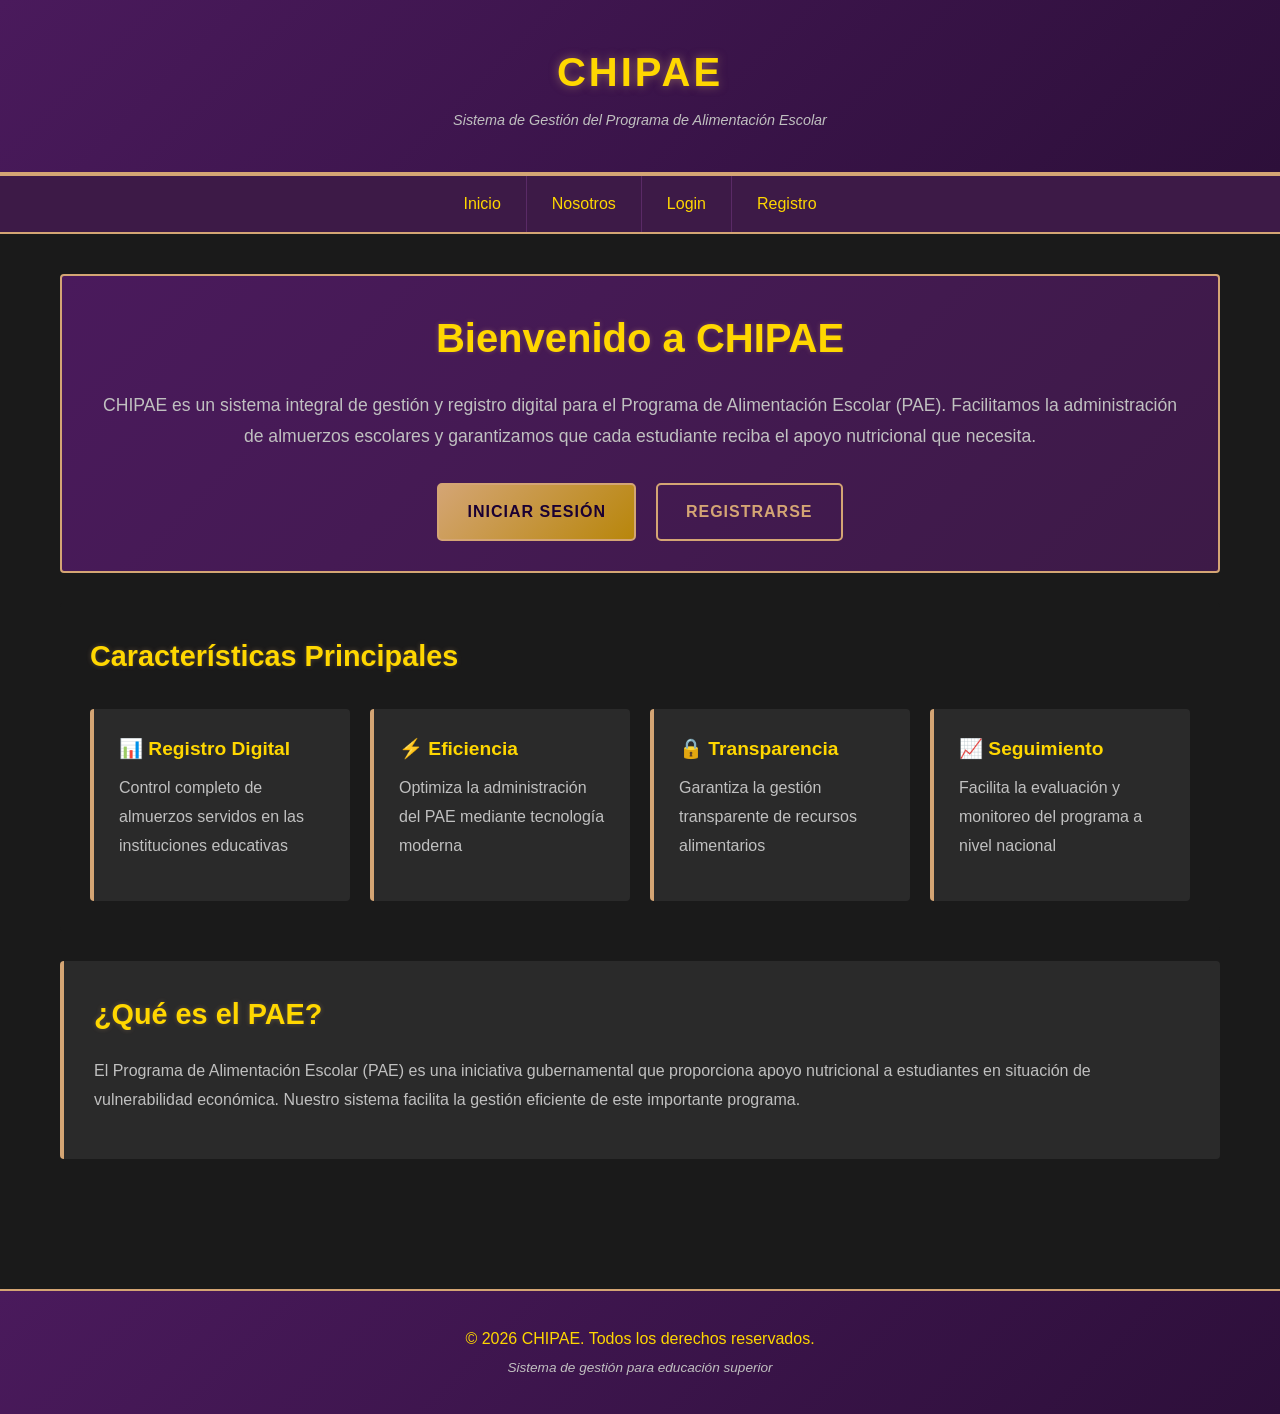
<file: index.html>
<!DOCTYPE html>
<html lang="es">
<head>
    <meta charset="UTF-8">
    <meta name="viewport" content="width=device-width, initial-scale=1.0">
    <title>CHIPAE - Inicio</title>
    <link rel="stylesheet" href="styles.css">
</head>
<body>
    <header>
        <h1>CHIPAE</h1>
        <p class="tagline">Sistema de Gestión del Programa de Alimentación Escolar</p>
    </header>

    <nav>
        <ul>
            <li><a href="#inicio" class="nav-link">Inicio</a></li>
            <li><a href="nosotros.html" class="nav-link">Nosotros</a></li>
            <li><a href="login.html" class="nav-link">Login</a></li>
            <li><a href="registro.html" class="nav-link">Registro</a></li>
        </ul>
    </nav>

    <main>
        <section id="inicio" class="section-hero">
            <div class="content-wrapper">
                <h2>Bienvenido a CHIPAE</h2>
                <p>CHIPAE es un sistema integral de gestión y registro digital para el Programa de Alimentación Escolar (PAE). Facilitamos la administración de almuerzos escolares y garantizamos que cada estudiante reciba el apoyo nutricional que necesita.</p>
                <div class="cta-buttons">
                    <a href="login.html" class="btn btn-primary">Iniciar Sesión</a>
                    <a href="registro.html" class="btn btn-secondary">Registrarse</a>
                </div>
            </div>
        </section>

        <section id="features" class="section-features">
            <h2>Características Principales</h2>
            <div class="features-grid">
                <div class="feature-card">
                    <h3>📊 Registro Digital</h3>
                    <p>Control completo de almuerzos servidos en las instituciones educativas</p>
                </div>
                <div class="feature-card">
                    <h3>⚡ Eficiencia</h3>
                    <p>Optimiza la administración del PAE mediante tecnología moderna</p>
                </div>
                <div class="feature-card">
                    <h3>🔒 Transparencia</h3>
                    <p>Garantiza la gestión transparente de recursos alimentarios</p>
                </div>
                <div class="feature-card">
                    <h3>📈 Seguimiento</h3>
                    <p>Facilita la evaluación y monitoreo del programa a nivel nacional</p>
                </div>
            </div>
        </section>

        <section id="info" class="section-info">
            <h2>¿Qué es el PAE?</h2>
            <p>El Programa de Alimentación Escolar (PAE) es una iniciativa gubernamental que proporciona apoyo nutricional a estudiantes en situación de vulnerabilidad económica. Nuestro sistema facilita la gestión eficiente de este importante programa.</p>
        </section>
    </main>

    <footer>
        <p>&copy; 2026 CHIPAE. Todos los derechos reservados.</p>
        <p class="footer-note">Sistema de gestión para educación superior</p>
    </footer>

    <script src="main.js"></script>
</body>
</html>
</file>
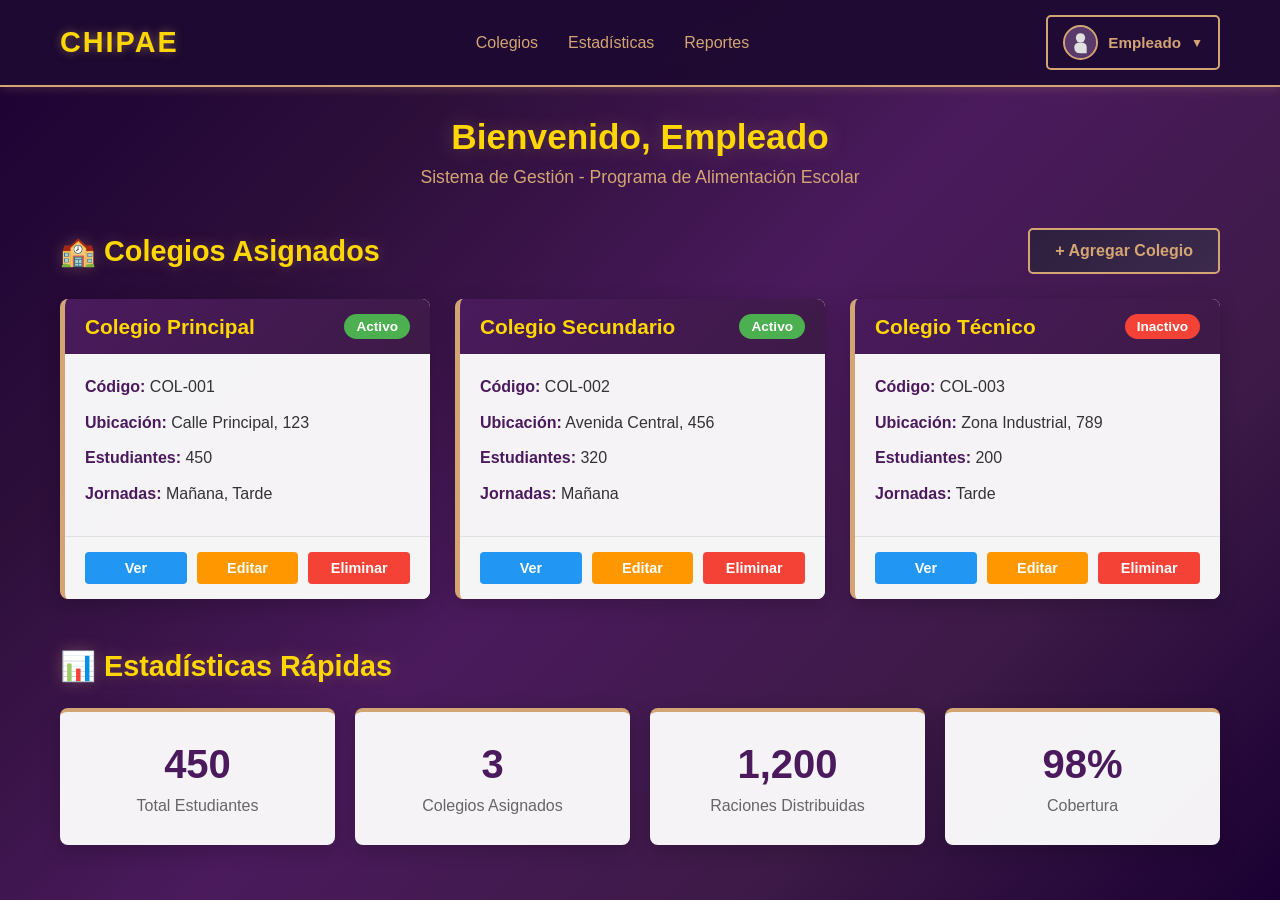
<file: Empleados.html>
<!DOCTYPE html>
<html lang="es">
<head>
    <meta charset="UTF-8">
    <meta name="viewport" content="width=device-width, initial-scale=1.0">
    <title>CHIPAE - Empleados</title>
    <link rel="stylesheet" href="style-empleados.css">
</head>
<body>
    <!-- Barra Superior (Navbar) -->
    <nav class="navbar">
        <div class="navbar-container">
            <!-- Logo -->
            <div class="navbar-logo">
                <h1>CHIPAE</h1>
            </div>

            <!-- Menú Central -->
            <ul class="nav-menu">
                <li><a href="#colegios" class="nav-link">Colegios</a></li>
                <li><a href="#estadisticas" class="nav-link">Estadísticas</a></li>
                <li><a href="#reportes" class="nav-link">Reportes</a></li>
            </ul>

            <!-- Perfil del Empleado -->
            <div class="profile-section">
                <div class="profile-dropdown">
                    <button class="profile-btn">
                        <div class="profile-avatar">
                            <svg viewBox="0 0 100 100" xmlns="http://www.w3.org/2000/svg">
                                <circle cx="50" cy="50" r="50" fill="#5a3a6a"/>
                                <circle cx="50" cy="35" r="15" fill="#e0e0e0"/>
                                <path d="M 30 65 Q 30 50 50 50 Q 70 50 70 65 L 70 85 Q 70 85 50 85 Q 30 85 30 65" fill="#e0e0e0"/>
                            </svg>
                        </div>
                        <span class="profile-name" id="profileName">Empleado</span>
                        <span class="dropdown-arrow">▼</span>
                    </button>

                    <!-- Menú Desplegable del Perfil -->
                    <div class="dropdown-menu">
                        <a href="#mi-perfil" class="dropdown-item">👤 Mi Perfil</a>
                        <a href="#configuracion" class="dropdown-item">⚙️ Configuración</a>
                        <a href="#ayuda" class="dropdown-item">❓ Ayuda</a>
                        <hr class="dropdown-divider">
                        <a href="login.html" class="dropdown-item logout">🚪 Cerrar Sesión</a>
                    </div>
                </div>
            </div>
        </div>
    </nav>

    <!-- Contenedor Principal -->
    <div class="main-container">
        <!-- Bienvenida -->
        <section class="welcome-section">
            <h2>Bienvenido, <span id="welcomeName">Empleado</span></h2>
            <p>Sistema de Gestión - Programa de Alimentación Escolar</p>
        </section>

        <!-- Sección de Colegios -->
        <section id="colegios" class="colegios-section">
            <div class="section-header">
                <h3>🏫 Colegios Asignados</h3>
                <button class="btn-add" onclick="addColegio()">+ Agregar Colegio</button>
            </div>

            <div class="colegios-grid">
                <!-- Tarjeta Colegio Ejemplo 1 -->
                <div class="colegio-card">
                    <div class="card-header">
                        <h4>Colegio Principal</h4>
                        <span class="status active">Activo</span>
                    </div>
                    <div class="card-body">
                        <p><strong>Código:</strong> COL-001</p>
                        <p><strong>Ubicación:</strong> Calle Principal, 123</p>
                        <p><strong>Estudiantes:</strong> 450</p>
                        <p><strong>Jornadas:</strong> Mañana, Tarde</p>
                    </div>
                    <div class="card-footer">
                        <button class="btn-small btn-view" onclick="viewColegio(1)">Ver</button>
                        <button class="btn-small btn-edit" onclick="editColegio(1)">Editar</button>
                        <button class="btn-small btn-delete" onclick="deleteColegio(1)">Eliminar</button>
                    </div>
                </div>

                <!-- Tarjeta Colegio Ejemplo 2 -->
                <div class="colegio-card">
                    <div class="card-header">
                        <h4>Colegio Secundario</h4>
                        <span class="status active">Activo</span>
                    </div>
                    <div class="card-body">
                        <p><strong>Código:</strong> COL-002</p>
                        <p><strong>Ubicación:</strong> Avenida Central, 456</p>
                        <p><strong>Estudiantes:</strong> 320</p>
                        <p><strong>Jornadas:</strong> Mañana</p>
                    </div>
                    <div class="card-footer">
                        <button class="btn-small btn-view" onclick="viewColegio(2)">Ver</button>
                        <button class="btn-small btn-edit" onclick="editColegio(2)">Editar</button>
                        <button class="btn-small btn-delete" onclick="deleteColegio(2)">Eliminar</button>
                    </div>
                </div>

                <!-- Tarjeta Colegio Ejemplo 3 -->
                <div class="colegio-card">
                    <div class="card-header">
                        <h4>Colegio Técnico</h4>
                        <span class="status inactive">Inactivo</span>
                    </div>
                    <div class="card-body">
                        <p><strong>Código:</strong> COL-003</p>
                        <p><strong>Ubicación:</strong> Zona Industrial, 789</p>
                        <p><strong>Estudiantes:</strong> 200</p>
                        <p><strong>Jornadas:</strong> Tarde</p>
                    </div>
                    <div class="card-footer">
                        <button class="btn-small btn-view" onclick="viewColegio(3)">Ver</button>
                        <button class="btn-small btn-edit" onclick="editColegio(3)">Editar</button>
                        <button class="btn-small btn-delete" onclick="deleteColegio(3)">Eliminar</button>
                    </div>
                </div>
            </div>
        </section>

        <!-- Sección de Estadísticas -->
        <section id="estadisticas" class="estadisticas-section">
            <h3>📊 Estadísticas Rápidas</h3>
            <div class="stats-grid">
                <div class="stat-card">
                    <div class="stat-number">450</div>
                    <div class="stat-label">Total Estudiantes</div>
                </div>
                <div class="stat-card">
                    <div class="stat-number">3</div>
                    <div class="stat-label">Colegios Asignados</div>
                </div>
                <div class="stat-card">
                    <div class="stat-number">1,200</div>
                    <div class="stat-label">Raciones Distribuidas</div>
                </div>
                <div class="stat-card">
                    <div class="stat-number">98%</div>
                    <div class="stat-label">Cobertura</div>
                </div>
            </div>
        </section>
    </div>

    <!-- Modal para agregar colegio (opcional) -->
    <div id="colegioModal" class="modal" style="display:none;">
        <div class="modal-content">
            <span class="close" onclick="closeModal()">&times;</span>
            <h2>Agregar Nuevo Colegio</h2>
            <form id="colegioForm">
                <div class="form-group">
                    <label for="colegioNombre">Nombre del Colegio:</label>
                    <input type="text" id="colegioNombre" placeholder="Ingrese el nombre" required>
                </div>
                <div class="form-group">
                    <label for="colegioCodig">Código:</label>
                    <input type="text" id="colegioCodig" placeholder="COL-XXX" required>
                </div>
                <div class="form-group">
                    <label for="colegioUbicacion">Ubicación:</label>
                    <input type="text" id="colegioUbicacion" placeholder="Dirección del colegio" required>
                </div>
                <div class="form-group">
                    <label for="colegioEstudiantes">Número de Estudiantes:</label>
                    <input type="number" id="colegioEstudiantes" placeholder="0" required>
                </div>
                <button type="submit" class="btn-submit">Guardar Colegio</button>
            </form>
        </div>
    </div>

    <script src="script-empleados.js"></script>
</body>
</html>
</file>
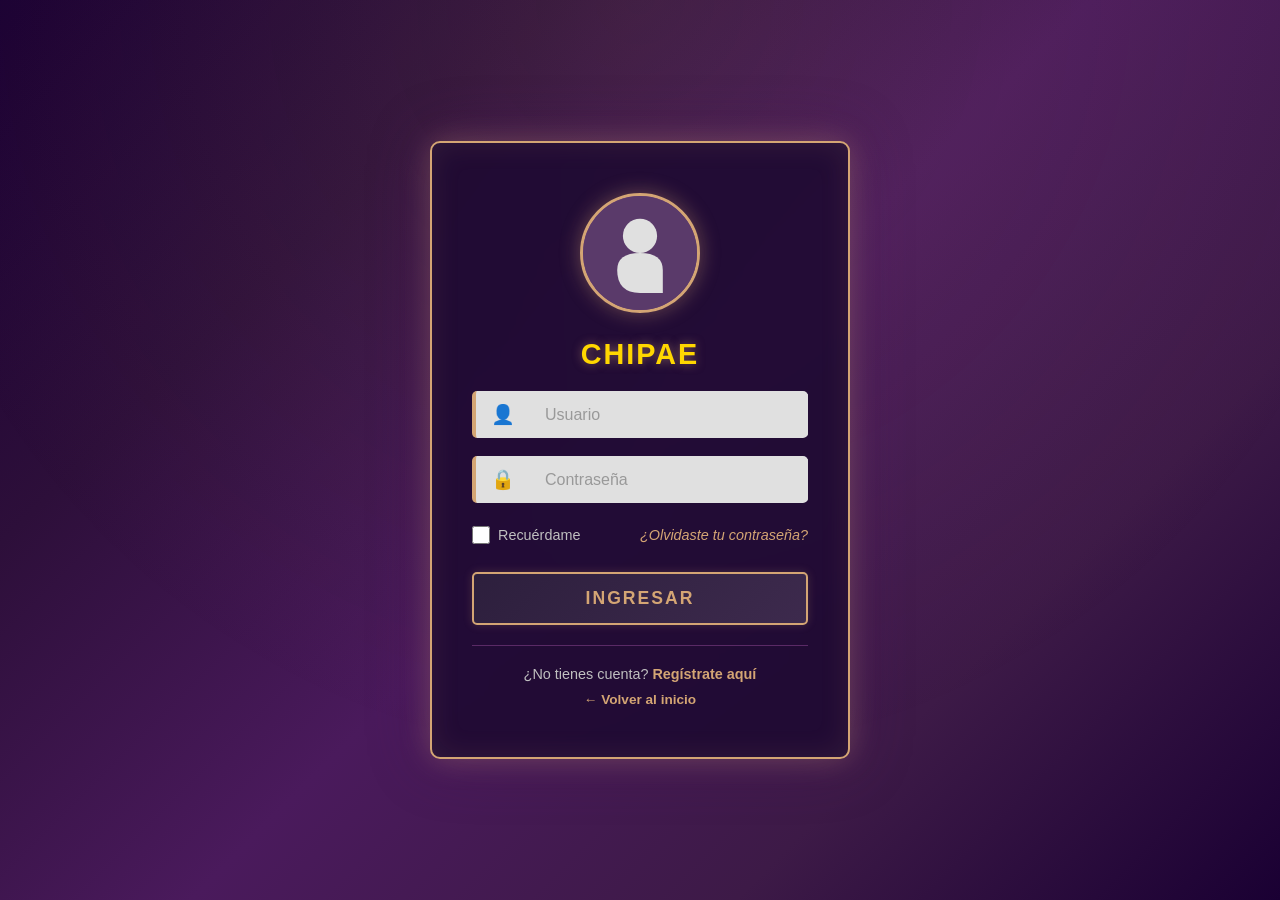
<file: login-optimizado.html>
<!DOCTYPE html>
<html lang="es">
<head>
    <meta charset="UTF-8">
    <meta name="viewport" content="width=device-width, initial-scale=1.0">
    <title>CHIPAE - Login</title>
    <style>
        /* ===== RESET Y VARIABLES ===== */
        * {
            margin: 0;
            padding: 0;
            box-sizing: border-box;
        }

        :root {
            --primary-dark: #1a0033;
            --primary-purple: #2d0f3a;
            --primary-accent: #4a1a5c;
            --secondary-accent: #3d1a47;
            --gold: #d4a574;
            --gold-bright: #ffd700;
            --text-light: #e0e0e0;
            --text-gray: #c0c0c0;
            --text-input: #333;
            --bg-input: #e0e0e0;
            --error: #f44336;
            --success: #4caf50;
            --border-dark: #5a2a66;
            --transition: all 0.3s ease;
        }

        /* ===== BODY Y FONDO ===== */
        body {
            font-family: 'Arial', sans-serif;
            background: linear-gradient(135deg, var(--primary-dark) 0%, var(--primary-purple) 25%, var(--primary-accent) 50%, var(--secondary-accent) 75%, var(--primary-dark) 100%);
            min-height: 100vh;
            display: flex;
            justify-content: center;
            align-items: center;
            overflow: hidden;
            position: relative;
        }

        /* Efecto de fondo animado */
        body::before {
            content: '';
            position: fixed;
            top: 0;
            left: 0;
            right: 0;
            bottom: 0;
            background: radial-gradient(circle at 50% 0%, rgba(212, 165, 116, 0.1) 0%, transparent 70%);
            pointer-events: none;
            animation: pulse 8s ease-in-out infinite;
            z-index: 0;
        }

        /* ===== CONTENEDOR LOGIN ===== */
        .login-container {
            display: flex;
            justify-content: center;
            align-items: center;
            width: 100%;
            padding: 20px;
            position: relative;
            z-index: 1;
        }

        .login-box {
            background: rgba(30, 10, 50, 0.9);
            padding: 50px 40px;
            border-radius: 10px;
            width: 100%;
            max-width: 420px;
            box-shadow: 0 0 30px rgba(212, 165, 116, 0.3), 0 0 60px rgba(74, 26, 92, 0.4), inset 0 0 30px rgba(212, 165, 116, 0.1);
            border: 2px solid var(--gold);
            backdrop-filter: blur(10px);
        }

        /* ===== TITULO Y AVATAR ===== */
        .login-title {
            text-align: center;
            color: var(--gold-bright);
            font-size: 1.8em;
            letter-spacing: 2px;
            margin-bottom: 20px;
            text-shadow: 0 0 10px rgba(212, 165, 116, 0.5);
        }

        .avatar {
            width: 120px;
            height: 120px;
            margin: 0 auto 25px;
            border-radius: 50%;
            background: radial-gradient(circle at 30% 30%, #7a4a8a, #4a2a6a);
            display: flex;
            justify-content: center;
            align-items: center;
            box-shadow: 0 0 20px rgba(212, 165, 116, 0.4), inset 0 0 20px rgba(212, 165, 116, 0.2);
            border: 3px solid var(--gold);
            animation: float 3s ease-in-out infinite;
        }

        .avatar svg {
            width: 100%;
            height: 100%;
        }

        /* ===== FORMULARIO ===== */
        form {
            display: flex;
            flex-direction: column;
            gap: 18px;
        }

        .input-group {
            display: flex;
            align-items: center;
            background-color: var(--bg-input);
            border-radius: 5px;
            overflow: hidden;
            border-left: 4px solid var(--gold);
            transition: var(--transition);
        }

        .input-group:focus-within {
            box-shadow: 0 0 10px rgba(212, 165, 116, 0.4);
            border-left-color: var(--gold-bright);
        }

        .input-group .icon {
            padding: 12px 15px;
            font-size: 1.2em;
            color: var(--secondary-accent);
        }

        .input-group input {
            flex: 1;
            border: none;
            padding: 12px 15px;
            background-color: var(--bg-input);
            color: var(--text-input);
            font-size: 1em;
            outline: none;
            transition: var(--transition);
        }

        .input-group input::placeholder {
            color: #999;
        }

        .input-group input:focus {
            background-color: #f0f0f0;
        }

        /* ===== OPCIONES (RECORDARME Y OLVIDE CONTRASEÑA) ===== */
        .options {
            display: flex;
            justify-content: space-between;
            align-items: center;
            font-size: 0.9em;
            margin-top: 5px;
            flex-wrap: wrap;
            gap: 10px;
        }

        .remember {
            display: flex;
            align-items: center;
            color: var(--text-gray);
            cursor: pointer;
            gap: 8px;
            transition: var(--transition);
        }

        .remember:hover {
            color: var(--gold);
        }

        .remember input[type="checkbox"] {
            width: 18px;
            height: 18px;
            cursor: pointer;
            accent-color: var(--gold);
        }

        .forgot-password {
            color: var(--gold);
            text-decoration: none;
            font-style: italic;
            transition: var(--transition);
        }

        .forgot-password:hover {
            color: var(--gold-bright);
            text-shadow: 0 0 10px rgba(212, 165, 116, 0.5);
        }

        /* ===== BOTÓN LOGIN ===== */
        .login-btn {
            padding: 14px;
            background: linear-gradient(135deg, #2d1f3d 0%, #3d2a4d 100%);
            color: var(--gold);
            border: 2px solid var(--gold);
            font-size: 1.1em;
            font-weight: bold;
            letter-spacing: 2px;
            cursor: pointer;
            border-radius: 5px;
            transition: var(--transition);
            margin-top: 10px;
            text-transform: uppercase;
            box-shadow: 0 0 10px rgba(212, 165, 116, 0.2);
        }

        .login-btn:hover {
            background: linear-gradient(135deg, #3d2a4d 0%, #4d3a5d 100%);
            color: var(--gold-bright);
            box-shadow: 0 0 20px rgba(212, 165, 116, 0.6);
            transform: translateY(-2px);
        }

        .login-btn:active {
            transform: translateY(0);
            box-shadow: 0 0 10px rgba(212, 165, 116, 0.3);
        }

        /* ===== ENLACES ===== */
        .signup-link, .back-link {
            text-align: center;
            color: var(--text-gray);
            font-size: 0.9em;
        }

        .signup-link {
            margin-top: 20px;
            padding-top: 20px;
            border-top: 1px solid var(--border-dark);
        }

        .signup-link a, .back-link a {
            color: var(--gold);
            text-decoration: none;
            transition: var(--transition);
            font-weight: bold;
        }

        .signup-link a:hover, .back-link a:hover {
            color: var(--gold-bright);
            text-shadow: 0 0 10px rgba(212, 165, 116, 0.5);
        }

        .back-link {
            margin-top: 10px;
            font-size: 0.85em;
        }

        /* ===== NOTIFICACIONES ===== */
        .notification {
            position: fixed;
            top: 20px;
            right: 20px;
            color: white;
            padding: 15px 25px;
            border-radius: 5px;
            box-shadow: 0 5px 15px rgba(0, 0, 0, 0.3);
            z-index: 1000;
            animation: slideInRight 0.3s ease;
            font-weight: bold;
            max-width: 300px;
            word-wrap: break-word;
        }

        .notification.error {
            background: var(--error);
        }

        .notification.success {
            background: var(--success);
        }

        /* ===== ANIMACIONES ===== */
        @keyframes pulse {
            0%, 100% { opacity: 0.5; }
            50% { opacity: 1; }
        }

        @keyframes float {
            0%, 100% { transform: translateY(0px); }
            50% { transform: translateY(-10px); }
        }

        @keyframes slideInRight {
            from {
                opacity: 0;
                transform: translateX(100px);
            }
            to {
                opacity: 1;
                transform: translateX(0);
            }
        }

        /* ===== RESPONSIVE ===== */
        @media (max-width: 600px) {
            .login-box {
                padding: 30px 20px;
            }

            .avatar {
                width: 100px;
                height: 100px;
                margin-bottom: 15px;
            }

            .login-title {
                font-size: 1.5em;
            }

            .login-btn {
                padding: 12px;
                font-size: 1em;
            }

            .options {
                flex-direction: column;
                align-items: flex-start;
            }

            .notification {
                max-width: 90vw;
                right: 5vw;
                left: auto;
            }
        }
    </style>
</head>
<body>
    <div class="login-container">
        <div class="login-box">
            <!-- Avatar -->
            <div class="avatar">
                <svg viewBox="0 0 100 100" xmlns="http://www.w3.org/2000/svg">
                    <circle cx="50" cy="50" r="50" fill="#5a3a6a"/>
                    <circle cx="50" cy="35" r="15" fill="#e0e0e0"/>
                    <path d="M 30 65 Q 30 50 50 50 Q 70 50 70 65 L 70 85 Q 70 85 50 85 Q 30 85 30 65" fill="#e0e0e0"/>
                </svg>
            </div>

            <h2 class="login-title">CHIPAE</h2>

            <!-- Formulario -->
            <form id="loginForm">
                <!-- Usuario -->
                <div class="input-group">
                    <span class="icon">👤</span>
                    <input type="text" id="username" placeholder="Usuario" required>
                </div>

                <!-- Contraseña -->
                <div class="input-group">
                    <span class="icon">🔒</span>
                    <input type="password" id="password" placeholder="Contraseña" required>
                </div>

                <!-- Recordarme y Olvide contraseña -->
                <div class="options">
                    <label class="remember">
                        <input type="checkbox" id="rememberMe">
                        <span>Recuérdame</span>
                    </label>
                    <a href="#" class="forgot-password">¿Olvidaste tu contraseña?</a>
                </div>

                <!-- Botón Login -->
                <button type="submit" class="login-btn">INGRESAR</button>
            </form>

            <!-- Enlace a Registro -->
            <div class="signup-link">
                <p>¿No tienes cuenta? <a href="registro.html">Regístrate aquí</a></p>
            </div>

            <!-- Volver al inicio -->
            <div class="back-link">
                <a href="otro.html">← Volver al inicio</a>
            </div>
        </div>
    </div>

    <script>
        /* ===== CONSTANTES Y ELEMENTOS ===== */
        const loginForm = document.getElementById('loginForm');
        const usernameInput = document.getElementById('username');
        const passwordInput = document.getElementById('password');
        const rememberMeCheckbox = document.getElementById('rememberMe');

        /* ===== FUNCIÓN UNIFICADA DE NOTIFICACIONES ===== */
        function showNotification(message, type = 'error') {
            const notification = document.createElement('div');
            notification.classList.add('notification', type);
            notification.textContent = message;
            document.body.appendChild(notification);

            setTimeout(() => {
                notification.remove();
            }, 4000);
        }

        /* ===== CARGAR DATOS GUARDADOS ===== */
        window.addEventListener('load', function() {
            const savedUsername = localStorage.getItem('savedUsername');
            if (savedUsername && localStorage.getItem('rememberMe') === 'true') {
                usernameInput.value = savedUsername;
                rememberMeCheckbox.checked = true;
            }
        });

        /* ===== VALIDAR FORMULARIO ===== */
        function validateForm(username, password) {
            if (!username.trim()) {
                showNotification('Por favor ingresa un usuario', 'error');
                usernameInput.focus();
                return false;
            }

            if (!password.trim()) {
                showNotification('Por favor ingresa tu contraseña', 'error');
                passwordInput.focus();
                return false;
            }

            const registeredUser = localStorage.getItem('user_' + username);
            if (!registeredUser) {
                showNotification('El usuario no existe. Por favor regístrate primero.', 'error');
                usernameInput.focus();
                return false;
            }

            const userData = JSON.parse(registeredUser);
            if (userData.password !== password) {
                showNotification('Contraseña incorrecta. Intenta de nuevo.', 'error');
                passwordInput.focus();
                return false;
            }

            return true;
        }

        /* ===== MANEJAR ENVÍO DE FORMULARIO ===== */
        loginForm.addEventListener('submit', function(e) {
            e.preventDefault();

            const username = usernameInput.value.trim();
            const password = passwordInput.value.trim();

            if (!validateForm(username, password)) return;

            // Guardar preferencias
            if (rememberMeCheckbox.checked) {
                localStorage.setItem('savedUsername', username);
                localStorage.setItem('rememberMe', 'true');
            } else {
                localStorage.removeItem('savedUsername');
                localStorage.removeItem('rememberMe');
            }

            // Guardar sesión
            localStorage.setItem('currentUser', username);
            localStorage.setItem('employeeName', username);
            localStorage.setItem('employeeRole', 'Empleado');
            localStorage.setItem('loginTime', new Date().toISOString());

            showNotification(`¡Bienvenido ${username} a CHIPAE!`, 'success');

            // Redirigir después de 1.5 segundos
            setTimeout(() => {
                window.location.href = 'Empleados.html';
            }, 1500);
        });

        /* ===== ENTER PARA ENVIAR FORMULARIO ===== */
        passwordInput.addEventListener('keypress', function(e) {
            if (e.key === 'Enter') loginForm.submit();
        });

        console.log('Login CHIPAE cargado - Colores inspirados en EVA-01');
    </script>
</body>
</html>
</file>
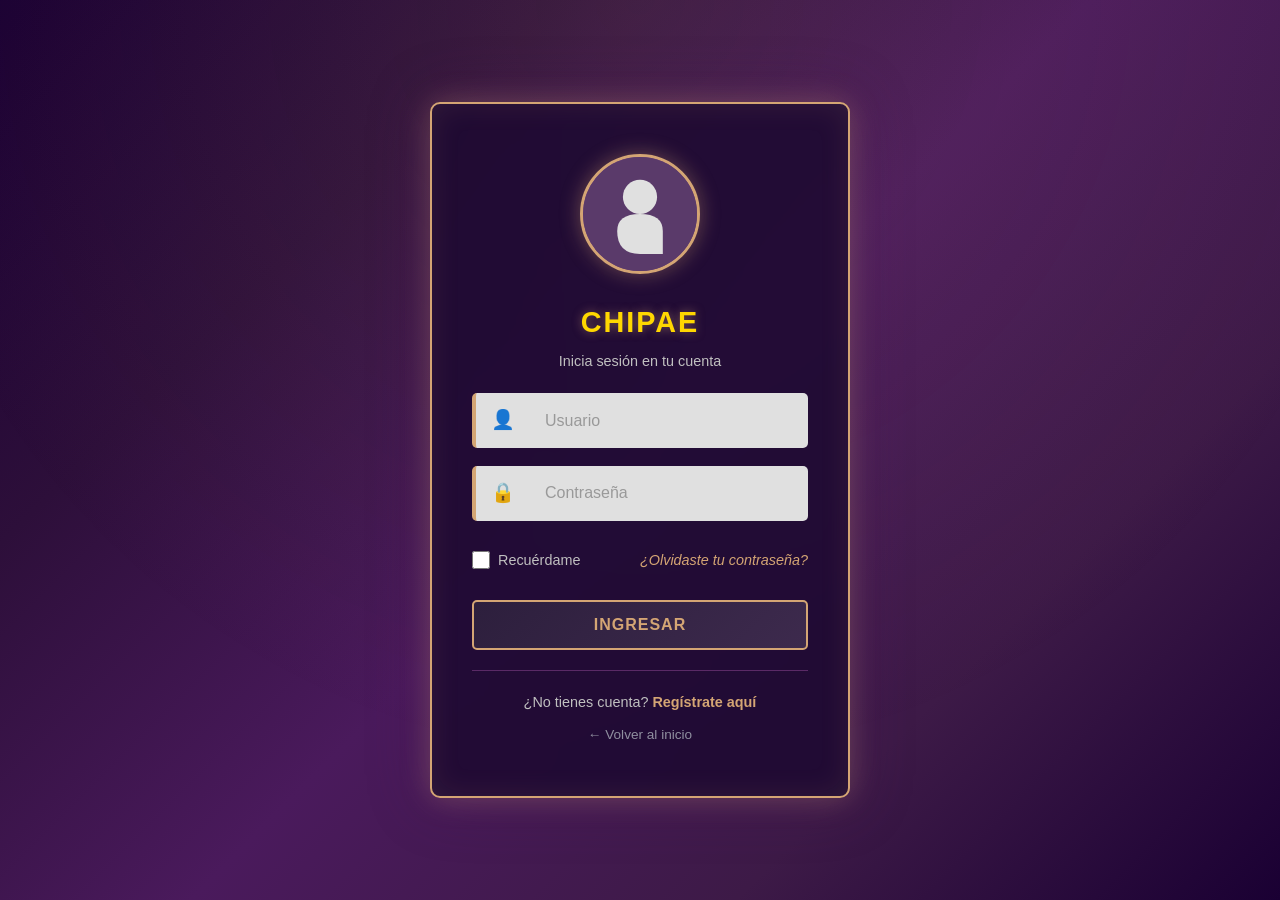
<file: login.html>
<!DOCTYPE html>
<html lang="es">
<head>
    <meta charset="UTF-8">
    <meta name="viewport" content="width=device-width, initial-scale=1.0">
    <title>CHIPAE - Login</title>
    <link rel="stylesheet" href="styles.css">
</head>
<body class="auth-page">
    <div class="auth-container">
        <div class="auth-box">
            <!-- Avatar -->
            <div class="avatar">
                <svg viewBox="0 0 100 100" xmlns="http://www.w3.org/2000/svg">
                    <circle cx="50" cy="50" r="50" fill="#5a3a6a"/>
                    <circle cx="50" cy="35" r="15" fill="#e0e0e0"/>
                    <path d="M 30 65 Q 30 50 50 50 Q 70 50 70 65 L 70 85 Q 70 85 50 85 Q 30 85 30 65" fill="#e0e0e0"/>
                </svg>
            </div>

            <h2 class="auth-title">CHIPAE</h2>
            <p class="auth-subtitle">Inicia sesión en tu cuenta</p>

            <!-- Formulario -->
            <form id="loginForm" class="auth-form">
                <!-- Usuario -->
                <div class="input-group">
                    <span class="icon">👤</span>
                    <input type="text" id="username" placeholder="Usuario" required>
                </div>

                <!-- Contraseña -->
                <div class="input-group">
                    <span class="icon">🔒</span>
                    <input type="password" id="password" placeholder="Contraseña" required>
                </div>

                <!-- Recordarme y Olvide contraseña -->
                <div class="options">
                    <label class="remember">
                        <input type="checkbox" id="rememberMe">
                        <span>Recuérdame</span>
                    </label>
                    <a href="#" class="forgot-password" title="Próximamente">¿Olvidaste tu contraseña?</a>
                </div>

                <!-- Botón Login -->
                <button type="submit" class="btn btn-submit">INGRESAR</button>
            </form>

            <!-- Enlace a Registro -->
            <div class="auth-link">
                <p>¿No tienes cuenta? <a href="registro.html">Regístrate aquí</a></p>
            </div>

            <!-- Volver al inicio -->
            <div class="back-link">
                <a href="index.html">← Volver al inicio</a>
            </div>
        </div>
    </div>

    <script src="auth.js"></script>
</body>
</html>
</file>
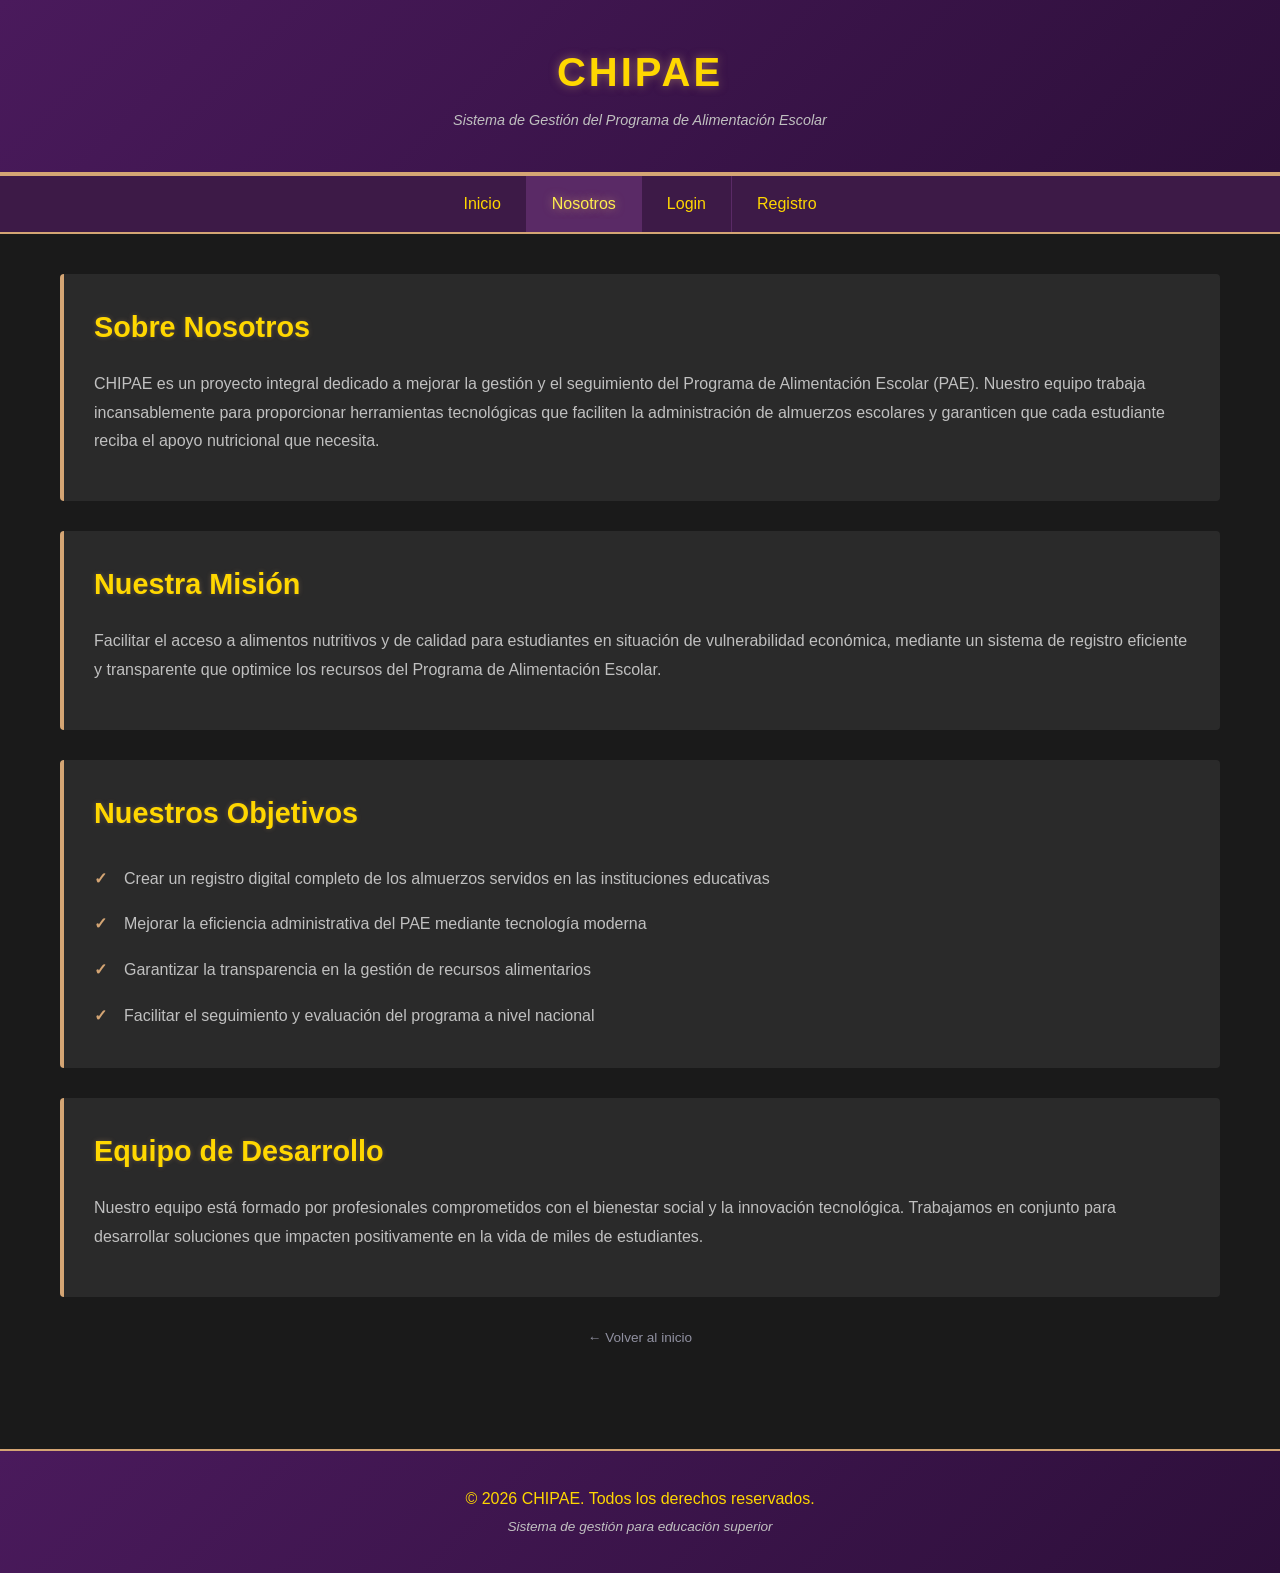
<file: nosotros.html>
<!DOCTYPE html>
<html lang="es">
<head>
    <meta charset="UTF-8">
    <meta name="viewport" content="width=device-width, initial-scale=1.0">
    <title>CHIPAE - Nosotros</title>
    <link rel="stylesheet" href="styles.css">
</head>
<body>
    <header>
        <h1>CHIPAE</h1>
        <p class="tagline">Sistema de Gestión del Programa de Alimentación Escolar</p>
    </header>

    <nav>
        <ul>
            <li><a href="index.html" class="nav-link">Inicio</a></li>
            <li><a href="nosotros.html" class="nav-link active">Nosotros</a></li>
            <li><a href="login.html" class="nav-link">Login</a></li>
            <li><a href="registro.html" class="nav-link">Registro</a></li>
        </ul>
    </nav>

    <main>
        <section>
            <h2>Sobre Nosotros</h2>
            <p>CHIPAE es un proyecto integral dedicado a mejorar la gestión y el seguimiento del Programa de Alimentación Escolar (PAE). Nuestro equipo trabaja incansablemente para proporcionar herramientas tecnológicas que faciliten la administración de almuerzos escolares y garanticen que cada estudiante reciba el apoyo nutricional que necesita.</p>
        </section>

        <section>
            <h2>Nuestra Misión</h2>
            <p>Facilitar el acceso a alimentos nutritivos y de calidad para estudiantes en situación de vulnerabilidad económica, mediante un sistema de registro eficiente y transparente que optimice los recursos del Programa de Alimentación Escolar.</p>
        </section>

        <section>
            <h2>Nuestros Objetivos</h2>
            <ul class="objectives-list">
                <li>Crear un registro digital completo de los almuerzos servidos en las instituciones educativas</li>
                <li>Mejorar la eficiencia administrativa del PAE mediante tecnología moderna</li>
                <li>Garantizar la transparencia en la gestión de recursos alimentarios</li>
                <li>Facilitar el seguimiento y evaluación del programa a nivel nacional</li>
            </ul>
        </section>

        <section>
            <h2>Equipo de Desarrollo</h2>
            <p>Nuestro equipo está formado por profesionales comprometidos con el bienestar social y la innovación tecnológica. Trabajamos en conjunto para desarrollar soluciones que impacten positivamente en la vida de miles de estudiantes.</p>
        </section>

        <div class="back-link">
            <a href="index.html">← Volver al inicio</a>
        </div>
    </main>

    <footer>
        <p>&copy; 2026 CHIPAE. Todos los derechos reservados.</p>
        <p class="footer-note">Sistema de gestión para educación superior</p>
    </footer>
</body>
</html>
</file>
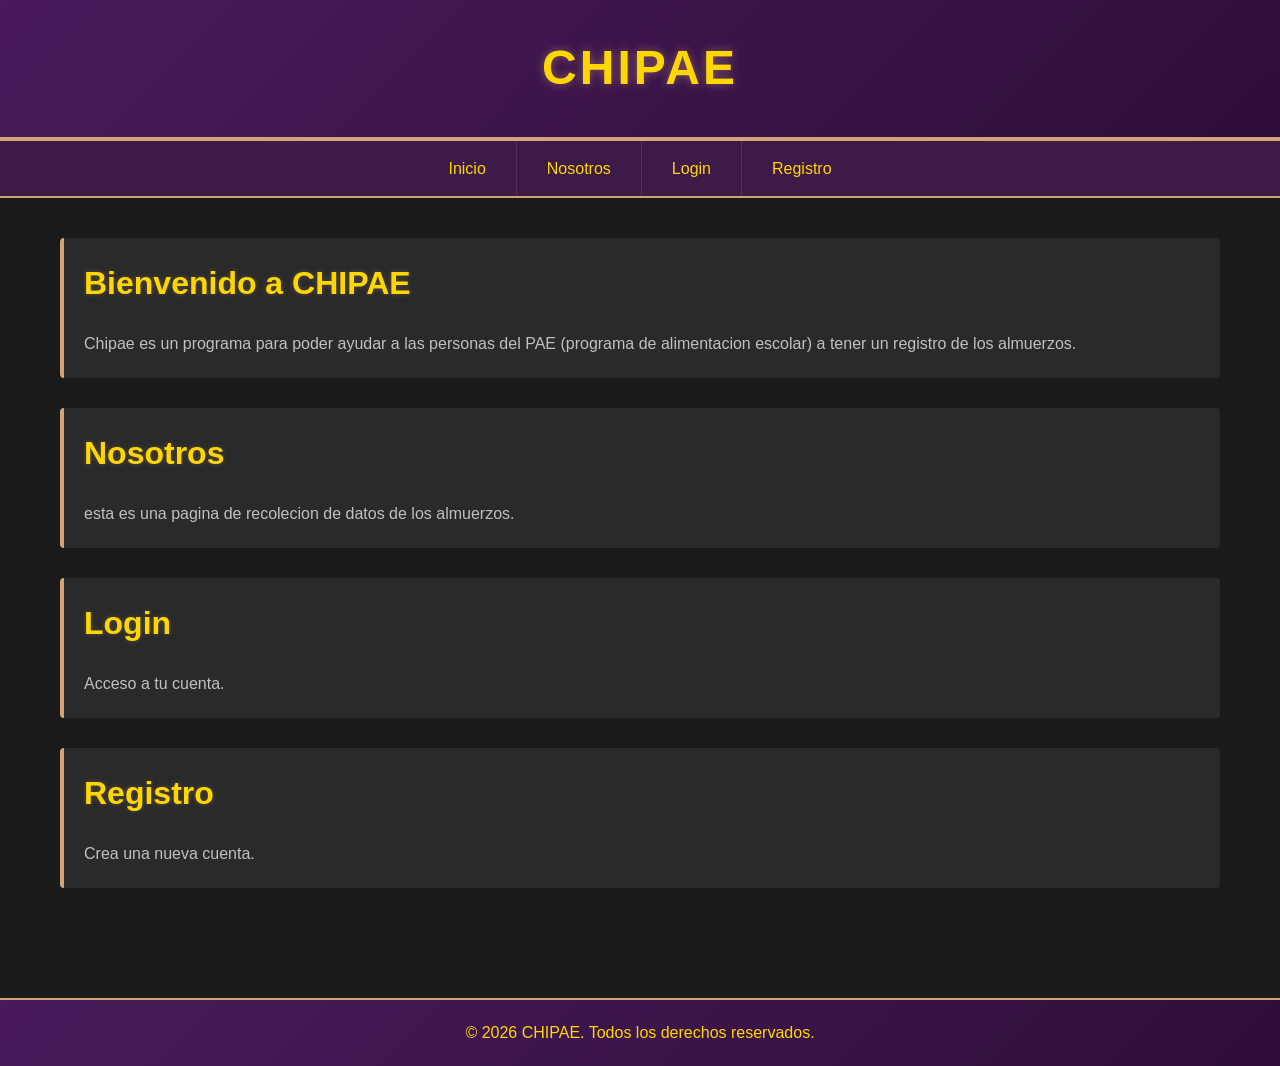
<file: otro.html>
<!DOCTYPE html>
<html lang="es">
<head>
    <meta charset="UTF-8">
    <meta name="viewport" content="width=device-width, initial-scale=1.0">
    <title>CHIPAE</title>
    <style>
        * {
            margin: 0;
            padding: 0;
            box-sizing: border-box;
        }

        body {
            font-family: Arial, sans-serif;
            line-height: 1.6;
            background-color: #1a1a1a;
            color: #e0e0e0;
        }

        header {
            background: linear-gradient(135deg, #4a1a5c 0%, #2d0f3a 100%);
            padding: 30px 0;
            text-align: center;
            border-bottom: 4px solid #d4a574;
        }

        header h1 {
            font-size: 3em;
            letter-spacing: 3px;
            color: #ffd700;
            text-shadow: 0 0 10px rgba(212, 165, 116, 0.5);
        }

        nav {
            background-color: #3d1a47;
            border-bottom: 2px solid #d4a574;
        }

        nav ul {
            list-style: none;
            display: flex;
            justify-content: center;
            flex-wrap: wrap;
        }

        nav ul li {
            margin: 0;
        }

        nav ul li a {
            display: block;
            color: #ffd700;
            text-decoration: none;
            padding: 15px 30px;
            transition: all 0.3s ease;
            border-right: 1px solid #5a2a66;
            cursor: pointer;
        }

        nav ul li:last-child a {
            border-right: none;
        }

        nav ul li a:hover {
            background-color: #5a2a66;
            color: #ffed4e;
            text-shadow: 0 0 10px rgba(212, 165, 116, 0.7);
        }

        main {
            padding: 40px 20px;
            max-width: 1200px;
            margin: 0 auto;
            background-color: #1a1a1a;
        }

        main h2 {
            color: #ffd700;
            margin-bottom: 20px;
            font-size: 2em;
            text-shadow: 0 0 5px rgba(212, 165, 116, 0.3);
        }

        main p {
            color: #c0c0c0;
            line-height: 1.8;
        }

        footer {
            background: linear-gradient(135deg, #4a1a5c 0%, #2d0f3a 100%);
            color: #ffd700;
            text-align: center;
            padding: 20px 0;
            margin-top: 40px;
            border-top: 2px solid #d4a574;
        }

        section {
            padding: 20px;
            background-color: #2a2a2a;
            border-left: 4px solid #d4a574;
            margin-bottom: 30px;
            border-radius: 4px;
        }

        @media (max-width: 768px) {
            header h1 {
                font-size: 2em;
            }

            nav ul {
                flex-direction: column;
            }

            nav ul li a {
                text-align: center;
                border-right: none;
                border-bottom: 1px solid #5a2a66;
            }

            nav ul li:last-child a {
                border-bottom: none;
            }
        }
    </style>
</head>
<body>
    <header>
        <h1>CHIPAE</h1>
    </header>

    <nav>
        <ul>
            <li><a href="#inicio">Inicio</a></li>
            <li><a href="nosotros.html">Nosotros</a></li>
            <li><a href="login.html">Login</a></li>
            <li><a href="registro.html">Registro</a></li>
        </ul>
    </nav>

    <main>
        <section id="inicio">
            <h2>Bienvenido a CHIPAE</h2>
            <p>Chipae es un programa para poder ayudar a las personas del PAE (programa de alimentacion escolar) a tener un registro de los almuerzos.</p>
        </section>

        <section id="nosotros">
            <h2>Nosotros</h2>
            <p>esta es una pagina de recolecion de datos de los almuerzos.</p>
        </section>

        <section id="login">
            <h2>Login</h2>
            <p>Acceso a tu cuenta.</p>
        </section>

        <section id="registro">
            <h2>Registro</h2>
            <p>Crea una nueva cuenta.</p>
        </section>
    </main>

    <footer>
        <p>&copy; 2026 CHIPAE. Todos los derechos reservados.</p>
    </footer>

    <script>
        document.querySelectorAll('nav a').forEach(link => {
            link.addEventListener('click', function(e) {
                const href = this.getAttribute('href');
                if (href && href.startsWith('#')) {
                    e.preventDefault();
                    const targetSection = document.querySelector(href);
                    if (targetSection) {
                        targetSection.scrollIntoView({
                            behavior: 'smooth',
                            block: 'start'
                        });
                    }
                }
                // Links that don't start with '#' (like login.html) will navigate normally
            });
        });

        window.addEventListener('scroll', function() {
            const header = document.querySelector('header');
            if (window.scrollY > 0) {
                header.style.boxShadow = '0 4px 8px rgba(0, 0, 0, 0.3)';
            } else {
                header.style.boxShadow = 'none';
            }
        });

        console.log('Bienvenido a CHIPAE - Inspirado en EVA-01');
    </script>
</body>

</html>
</file>
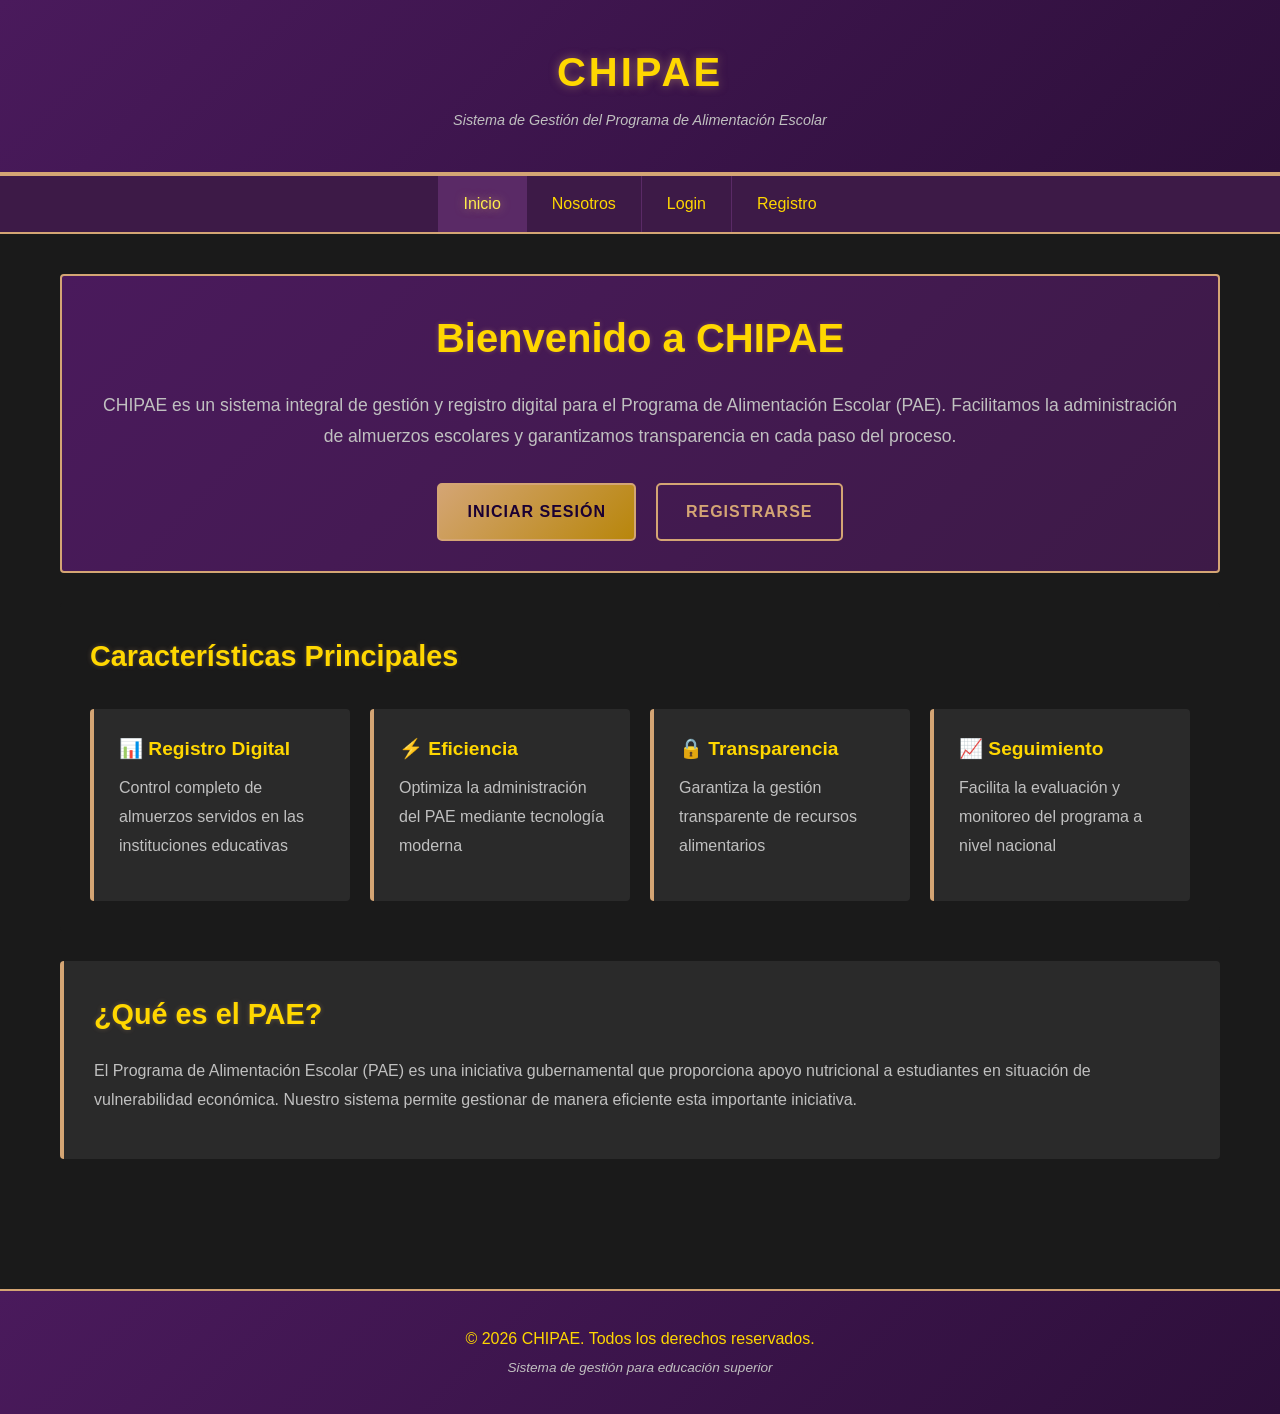
<file: pagina_principal.html>
<!DOCTYPE html>
<html lang="es">
<head>
    <meta charset="UTF-8">
    <meta name="viewport" content="width=device-width, initial-scale=1.0">
    <title>CHIPAE - Sistema de Gestión del Programa de Alimentación Escolar</title>
    
    <style>
        /* ===== VARIABLES CSS Y RESET ===== */
        * {
            margin: 0;
            padding: 0;
            box-sizing: border-box;
        }

        :root {
            /* Colores principales */
            --primary-dark: #1a0033;
            --primary-purple: #2d0f3a;
            --primary-accent: #4a1a5c;
            --secondary-accent: #3d1a47;
            --gold: #d4a574;
            --gold-bright: #ffd700;
            --gold-hover: #ffed4e;
            
            /* Colores de texto */
            --text-light: #e0e0e0;
            --text-gray: #c0c0c0;
            --text-input: #333;
            --text-placeholder: #999;
            --text-muted: #9090a0;
            
            /* Colores de fondo */
            --bg-dark: #1a1a1a;
            --bg-darker: #2a2a2a;
            --bg-input: #e0e0e0;
            --bg-input-dark: rgba(0, 0, 0, 0.3);
            
            /* Colores de estado */
            --error: #f44336;
            --success: #4caf50;
            --border-dark: #5a2a66;
            
            /* Transiciones */
            --transition: all 0.3s ease;
            --transition-fast: all 0.15s ease;
            
            /* Sombras */
            --shadow-sm: 0 2px 4px rgba(0, 0, 0, 0.2);
            --shadow-md: 0 4px 8px rgba(0, 0, 0, 0.3);
            --shadow-lg: 0 8px 16px rgba(0, 0, 0, 0.4);
        }

        html {
            scroll-behavior: smooth;
        }

        body {
            font-family: 'Arial', sans-serif;
            line-height: 1.6;
            color: var(--text-light);
            background-color: var(--bg-dark);
        }

        body.auth-page {
            background: linear-gradient(135deg, var(--primary-dark) 0%, var(--primary-purple) 25%, var(--primary-accent) 50%, var(--secondary-accent) 75%, var(--primary-dark) 100%);
            min-height: 100vh;
            display: flex;
            justify-content: center;
            align-items: center;
            position: relative;
            overflow: hidden;
        }

        body.auth-page::before {
            content: '';
            position: fixed;
            top: 0;
            left: 0;
            right: 0;
            bottom: 0;
            background: radial-gradient(circle at 50% 0%, rgba(212, 165, 116, 0.1) 0%, transparent 70%);
            pointer-events: none;
            animation: pulse 8s ease-in-out infinite;
            z-index: 0;
        }

        /* ===== HEADER Y NAVEGACIÓN ===== */
        header {
            background: linear-gradient(135deg, var(--primary-accent) 0%, var(--primary-purple) 100%);
            padding: 40px 20px;
            text-align: center;
            border-bottom: 4px solid var(--gold);
            position: sticky;
            top: 0;
            z-index: 100;
            transition: var(--transition);
        }

        header h1 {
            font-size: 2.5em;
            letter-spacing: 3px;
            color: var(--gold-bright);
            text-shadow: 0 0 10px rgba(212, 165, 116, 0.5);
            margin-bottom: 5px;
        }

        header .tagline {
            color: var(--text-gray);
            font-size: 0.9em;
            font-style: italic;
        }

        nav {
            background-color: var(--secondary-accent);
            border-bottom: 2px solid var(--gold);
            position: sticky;
            top: 0;
            z-index: 99;
        }

        nav ul {
            list-style: none;
            display: flex;
            justify-content: center;
            flex-wrap: wrap;
            max-width: 1200px;
            margin: 0 auto;
        }

        nav ul li {
            margin: 0;
        }

        nav ul li a {
            display: block;
            color: var(--gold-bright);
            text-decoration: none;
            padding: 15px 25px;
            transition: var(--transition);
            border-right: 1px solid var(--border-dark);
            position: relative;
            cursor: pointer;
        }

        nav ul li:last-child a {
            border-right: none;
        }

        nav ul li a:hover,
        nav ul li a.active {
            background-color: var(--border-dark);
            color: var(--gold-hover);
            text-shadow: 0 0 10px rgba(212, 165, 116, 0.7);
        }

        /* ===== MAIN Y SECCIONES ===== */
        main {
            padding: 40px 20px;
            max-width: 1200px;
            margin: 0 auto;
        }

        section {
            padding: 30px;
            background-color: var(--bg-darker);
            border-left: 4px solid var(--gold);
            margin-bottom: 30px;
            border-radius: 4px;
            animation: fadeInUp 0.5s ease;
            display: none;
        }

        section.active {
            display: block;
        }

        section h2 {
            color: var(--gold-bright);
            margin-bottom: 20px;
            font-size: 1.8em;
            text-shadow: 0 0 5px rgba(212, 165, 116, 0.3);
        }

        section p {
            color: var(--text-gray);
            line-height: 1.8;
            margin-bottom: 15px;
        }

        /* Sección hero */
        .section-hero {
            text-align: center;
            background: linear-gradient(135deg, var(--primary-accent) 0%, var(--secondary-accent) 100%);
            border: 2px solid var(--gold);
        }

        .section-hero h2 {
            font-size: 2.5em;
        }

        .section-hero p {
            font-size: 1.1em;
            margin: 20px 0;
        }

        .cta-buttons {
            display: flex;
            gap: 20px;
            justify-content: center;
            margin-top: 30px;
            flex-wrap: wrap;
        }

        /* Sección features */
        .section-features {
            border-left: none;
            background-color: var(--bg-dark);
        }

        .features-grid {
            display: grid;
            grid-template-columns: repeat(auto-fit, minmax(250px, 1fr));
            gap: 20px;
            margin-top: 30px;
        }

        .feature-card {
            background: var(--bg-darker);
            padding: 25px;
            border-left: 4px solid var(--gold);
            border-radius: 4px;
            transition: var(--transition);
            cursor: pointer;
        }

        .feature-card:hover {
            transform: translateY(-5px);
            box-shadow: 0 0 15px rgba(212, 165, 116, 0.3);
        }

        .feature-card h3 {
            color: var(--gold-bright);
            margin-bottom: 10px;
            font-size: 1.2em;
        }

        /* ===== PÁGINA DE AUTENTICACIÓN ===== */
        .auth-container {
            display: flex;
            justify-content: center;
            align-items: center;
            width: 100%;
            padding: 20px;
            position: relative;
            z-index: 1;
        }

        .auth-box {
            background: rgba(30, 10, 50, 0.9);
            padding: 50px 40px;
            border-radius: 10px;
            width: 100%;
            max-width: 420px;
            box-shadow: 0 0 30px rgba(212, 165, 116, 0.3), 0 0 60px rgba(74, 26, 92, 0.4), inset 0 0 30px rgba(212, 165, 116, 0.1);
            border: 2px solid var(--gold);
            backdrop-filter: blur(10px);
            animation: slideInUp 0.5s ease;
            display: none;
        }

        .auth-box.active {
            display: block;
        }

        .auth-title {
            text-align: center;
            color: var(--gold-bright);
            font-size: 1.8em;
            letter-spacing: 2px;
            margin-bottom: 5px;
            text-shadow: 0 0 10px rgba(212, 165, 116, 0.5);
        }

        .auth-subtitle {
            text-align: center;
            color: var(--text-gray);
            font-size: 0.9em;
            margin-bottom: 20px;
        }

        /* ===== AVATAR ===== */
        .avatar {
            width: 120px;
            height: 120px;
            margin: 0 auto 25px;
            border-radius: 50%;
            background: radial-gradient(circle at 30% 30%, #7a4a8a, #4a2a6a);
            display: flex;
            justify-content: center;
            align-items: center;
            box-shadow: 0 0 20px rgba(212, 165, 116, 0.4), inset 0 0 20px rgba(212, 165, 116, 0.2);
            border: 3px solid var(--gold);
            animation: float 3s ease-in-out infinite;
        }

        .avatar svg {
            width: 100%;
            height: 100%;
        }

        /* ===== FORMULARIOS ===== */
        .auth-form {
            display: flex;
            flex-direction: column;
            gap: 18px;
        }

        .input-group {
            display: flex;
            align-items: center;
            background-color: var(--bg-input);
            border-radius: 5px;
            overflow: hidden;
            border-left: 4px solid var(--gold);
            transition: var(--transition);
        }

        .input-group:focus-within {
            box-shadow: 0 0 10px rgba(212, 165, 116, 0.4);
            border-left-color: var(--gold-bright);
        }

        .input-group .icon {
            padding: 12px 15px;
            font-size: 1.2em;
            color: var(--secondary-accent);
        }

        .input-group input {
            flex: 1;
            border: none;
            padding: 12px 15px;
            background-color: var(--bg-input);
            color: var(--text-input);
            font-size: 1em;
            outline: none;
            transition: var(--transition);
        }

        .input-group input::placeholder {
            color: var(--text-placeholder);
        }

        .input-group input:focus {
            background-color: #f0f0f0;
        }

        /* ===== OPCIONES (RECORDARME, OLVIDE CONTRASEÑA) ===== */
        .options {
            display: flex;
            justify-content: space-between;
            align-items: center;
            font-size: 0.9em;
            margin-top: 10px;
            flex-wrap: wrap;
            gap: 10px;
        }

        .remember {
            display: flex;
            align-items: center;
            color: var(--text-gray);
            cursor: pointer;
            gap: 8px;
            transition: var(--transition);
        }

        .remember:hover {
            color: var(--gold);
        }

        .remember input[type="checkbox"] {
            width: 18px;
            height: 18px;
            cursor: pointer;
            accent-color: var(--gold);
        }

        .forgot-password {
            color: var(--gold);
            text-decoration: none;
            font-style: italic;
            transition: var(--transition);
            cursor: pointer;
        }

        .forgot-password:hover {
            color: var(--gold-bright);
            text-shadow: 0 0 10px rgba(212, 165, 116, 0.5);
        }

        /* ===== TÉRMINOS Y CONDICIONES ===== */
        .terms {
            margin: 10px 0;
        }

        .terms label {
            display: flex;
            align-items: center;
            color: var(--text-gray);
            cursor: pointer;
            gap: 10px;
            transition: var(--transition);
        }

        .terms label:hover {
            color: var(--gold);
        }

        .terms input[type="checkbox"] {
            width: 18px;
            height: 18px;
            cursor: pointer;
            accent-color: var(--gold);
        }

        /* ===== BOTONES ===== */
        .btn {
            padding: 14px 28px;
            border: none;
            border-radius: 5px;
            font-size: 1em;
            font-weight: bold;
            cursor: pointer;
            transition: var(--transition);
            text-decoration: none;
            display: inline-block;
            text-align: center;
            text-transform: uppercase;
            letter-spacing: 1px;
        }

        .btn-primary {
            background: linear-gradient(135deg, var(--gold) 0%, #b8860b 100%);
            color: var(--primary-dark);
            border: 2px solid var(--gold);
        }

        .btn-primary:hover {
            background: linear-gradient(135deg, var(--gold-bright) 0%, var(--gold) 100%);
            box-shadow: 0 0 20px rgba(212, 165, 116, 0.5);
            transform: translateY(-2px);
        }

        .btn-secondary {
            background: transparent;
            color: var(--gold);
            border: 2px solid var(--gold);
        }

        .btn-secondary:hover {
            background: var(--gold);
            color: var(--primary-dark);
            transform: translateY(-2px);
        }

        .btn-submit {
            background: linear-gradient(135deg, #2d1f3d 0%, #3d2a4d 100%);
            color: var(--gold);
            border: 2px solid var(--gold);
            width: 100%;
            margin-top: 10px;
        }

        .btn-submit:hover {
            background: linear-gradient(135deg, #3d2a4d 0%, #4d3a5d 100%);
            color: var(--gold-bright);
            box-shadow: 0 0 20px rgba(212, 165, 116, 0.6);
            transform: translateY(-2px);
        }

        .btn-submit:active {
            transform: translateY(0);
            box-shadow: 0 0 10px rgba(212, 165, 116, 0.3);
        }

        /* ===== ENLACES DE AUTENTICACIÓN ===== */
        .auth-link {
            text-align: center;
            margin-top: 20px;
            padding-top: 20px;
            border-top: 1px solid var(--border-dark);
            color: var(--text-gray);
            font-size: 0.9em;
        }

        .auth-link a {
            color: var(--gold);
            text-decoration: none;
            font-weight: bold;
            transition: var(--transition);
            cursor: pointer;
        }

        .auth-link a:hover {
            color: var(--gold-bright);
            text-shadow: 0 0 10px rgba(212, 165, 116, 0.5);
        }

        .back-link {
            text-align: center;
            margin-top: 10px;
            font-size: 0.85em;
        }

        .back-link a {
            color: var(--text-muted);
            text-decoration: none;
            transition: var(--transition);
            cursor: pointer;
        }

        .back-link a:hover {
            color: var(--gold);
            text-shadow: 0 0 5px rgba(212, 165, 116, 0.3);
        }

        /* ===== NOTIFICACIONES ===== */
        .notification {
            position: fixed;
            top: 20px;
            right: 20px;
            color: white;
            padding: 15px 25px;
            border-radius: 5px;
            box-shadow: var(--shadow-lg);
            z-index: 1000;
            animation: slideInRight 0.3s ease;
            font-weight: bold;
            max-width: 300px;
            word-wrap: break-word;
        }

        .notification.error {
            background: var(--error);
        }

        .notification.success {
            background: var(--success);
        }

        /* ===== LISTAS ===== */
        .objectives-list {
            list-style: none;
            padding-left: 0;
        }

        .objectives-list li {
            padding: 10px 0;
            padding-left: 30px;
            position: relative;
            color: var(--text-gray);
        }

        .objectives-list li::before {
            content: "✓";
            position: absolute;
            left: 0;
            color: var(--gold);
            font-weight: bold;
        }

        /* ===== FOOTER ===== */
        footer {
            background: linear-gradient(135deg, var(--primary-accent) 0%, var(--primary-purple) 100%);
            color: var(--gold-bright);
            text-align: center;
            padding: 30px 20px;
            margin-top: 60px;
            border-top: 2px solid var(--gold);
        }

        footer p {
            margin: 5px 0;
        }

        .footer-note {
            color: var(--text-gray);
            font-size: 0.85em;
            font-style: italic;
        }

        /* ===== ANIMACIONES ===== */
        @keyframes pulse {
            0%, 100% { opacity: 0.5; }
            50% { opacity: 1; }
        }

        @keyframes float {
            0%, 100% { transform: translateY(0px); }
            50% { transform: translateY(-10px); }
        }

        @keyframes slideInRight {
            from {
                opacity: 0;
                transform: translateX(100px);
            }
            to {
                opacity: 1;
                transform: translateX(0);
            }
        }

        @keyframes slideInUp {
            from {
                opacity: 0;
                transform: translateY(20px);
            }
            to {
                opacity: 1;
                transform: translateY(0);
            }
        }

        @keyframes fadeInUp {
            from {
                opacity: 0;
                transform: translateY(10px);
            }
            to {
                opacity: 1;
                transform: translateY(0);
            }
        }

        /* ===== RESPONSIVE ===== */
        @media (max-width: 768px) {
            header h1 {
                font-size: 1.8em;
            }

            nav ul {
                flex-direction: column;
            }

            nav ul li a {
                text-align: center;
                border-right: none;
                border-bottom: 1px solid var(--border-dark);
                padding: 12px 20px;
            }

            nav ul li:last-child a {
                border-bottom: none;
            }

            main {
                padding: 20px 10px;
            }

            section {
                padding: 20px;
            }

            .auth-box {
                padding: 30px 20px;
            }

            .avatar {
                width: 100px;
                height: 100px;
                margin-bottom: 15px;
            }

            .auth-title {
                font-size: 1.5em;
            }

            .options {
                flex-direction: column;
                align-items: flex-start;
            }

            .cta-buttons {
                flex-direction: column;
            }

            .features-grid {
                grid-template-columns: 1fr;
            }

            .notification {
                max-width: 90vw;
                right: 5vw;
                left: auto;
                width: auto;
            }

            .section-hero h2 {
                font-size: 1.8em;
            }

            .section-hero p {
                font-size: 1em;
            }
        }

        @media (max-width: 480px) {
            header {
                padding: 20px 10px;
            }

            header h1 {
                font-size: 1.5em;
                letter-spacing: 1px;
            }

            nav ul li a {
                padding: 10px 15px;
            }

            .btn {
                padding: 12px 20px;
                font-size: 0.9em;
            }

            main {
                padding: 15px 10px;
            }

            section {
                padding: 15px;
                margin-bottom: 20px;
            }

            .auth-box {
                padding: 25px 15px;
            }

            .input-group input {
                padding: 10px 12px;
                font-size: 16px;
            }
        }
    </style>
</head>
<body>
    <!-- ===== HEADER Y NAVEGACIÓN ===== -->
    <header>
        <h1>CHIPAE</h1>
        <p class="tagline">Sistema de Gestión del Programa de Alimentación Escolar</p>
    </header>

    <nav>
        <ul>
            <li><a onclick="showPage('inicio')" class="nav-link active">Inicio</a></li>
            <li><a onclick="showPage('nosotros')" class="nav-link">Nosotros</a></li>
            <li><a onclick="showPage('login')" class="nav-link">Login</a></li>
            <li><a onclick="showPage('registro')" class="nav-link">Registro</a></li>
        </ul>
    </nav>

    <!-- ===== PÁGINA INICIO ===== -->
    <main id="main-content">
        <section id="inicio" class="section-hero active">
            <div class="content-wrapper">
                <h2>Bienvenido a CHIPAE</h2>
                <p>CHIPAE es un sistema integral de gestión y registro digital para el Programa de Alimentación Escolar (PAE). Facilitamos la administración de almuerzos escolares y garantizamos transparencia en cada paso del proceso.</p>
                <div class="cta-buttons">
                    <a onclick="showPage('login')" class="btn btn-primary">Iniciar Sesión</a>
                    <a onclick="showPage('registro')" class="btn btn-secondary">Registrarse</a>
                </div>
            </div>
        </section>

        <section id="features" class="section-features active">
            <h2>Características Principales</h2>
            <div class="features-grid">
                <div class="feature-card">
                    <h3>📊 Registro Digital</h3>
                    <p>Control completo de almuerzos servidos en las instituciones educativas</p>
                </div>
                <div class="feature-card">
                    <h3>⚡ Eficiencia</h3>
                    <p>Optimiza la administración del PAE mediante tecnología moderna</p>
                </div>
                <div class="feature-card">
                    <h3>🔒 Transparencia</h3>
                    <p>Garantiza la gestión transparente de recursos alimentarios</p>
                </div>
                <div class="feature-card">
                    <h3>📈 Seguimiento</h3>
                    <p>Facilita la evaluación y monitoreo del programa a nivel nacional</p>
                </div>
            </div>
        </section>

        <section id="info" class="section-info active">
            <h2>¿Qué es el PAE?</h2>
            <p>El Programa de Alimentación Escolar (PAE) es una iniciativa gubernamental que proporciona apoyo nutricional a estudiantes en situación de vulnerabilidad económica. Nuestro sistema permite gestionar de manera eficiente esta importante iniciativa.</p>
        </section>

        <!-- ===== PÁGINA NOSOTROS ===== -->
        <section id="nosotros">
            <h2>Sobre Nosotros</h2>
            <p>CHIPAE es un proyecto integral dedicado a mejorar la gestión y el seguimiento del Programa de Alimentación Escolar (PAE). Nuestro equipo trabaja incansablemente para proporcionar soluciones tecnológicas que impacten positivamente en la vida de estudiantes y comunidades educativas.</p>
        </section>

        <section id="mision">
            <h2>Nuestra Misión</h2>
            <p>Facilitar el acceso a alimentos nutritivos y de calidad para estudiantes en situación de vulnerabilidad económica, mediante un sistema de registro eficiente y transparente que optimice la administración del Programa de Alimentación Escolar.</p>
        </section>

        <section id="objetivos">
            <h2>Nuestros Objetivos</h2>
            <ul class="objectives-list">
                <li>Crear un registro digital completo de los almuerzos servidos en las instituciones educativas</li>
                <li>Mejorar la eficiencia administrativa del PAE mediante tecnología moderna</li>
                <li>Garantizar la transparencia en la gestión de recursos alimentarios</li>
                <li>Facilitar el seguimiento y evaluación del programa a nivel nacional</li>
            </ul>
        </section>

        <section id="equipo">
            <h2>Equipo de Desarrollo</h2>
            <p>Nuestro equipo está formado por profesionales comprometidos con el bienestar social y la innovación tecnológica. Trabajamos en conjunto para desarrollar soluciones que impacten positivamente en la educación y nutrición de nuestros estudiantes.</p>
            <div class="back-link">
                <a onclick="showPage('inicio')">← Volver al inicio</a>
            </div>
        </section>
    </main>

    <!-- ===== SECCIONES DE AUTENTICACIÓN ===== -->
    <div id="auth-content" style="display: none;">
        <!-- LOGIN -->
        <div id="login-section" class="auth-box">
            <div class="avatar">
                <svg viewBox="0 0 100 100" xmlns="http://www.w3.org/2000/svg">
                    <circle cx="50" cy="50" r="50" fill="#5a3a6a"/>
                    <circle cx="50" cy="35" r="15" fill="#e0e0e0"/>
                    <path d="M 30 65 Q 30 50 50 50 Q 70 50 70 65 L 70 85 Q 70 85 50 85 Q 30 85 30 65" fill="#e0e0e0"/>
                </svg>
            </div>

            <h2 class="auth-title">CHIPAE</h2>
            <p class="auth-subtitle">Inicia sesión en tu cuenta</p>

            <form id="loginForm" class="auth-form">
                <div class="input-group">
                    <span class="icon">👤</span>
                    <input type="text" id="username-login" placeholder="Usuario" required>
                </div>

                <div class="input-group">
                    <span class="icon">🔒</span>
                    <input type="password" id="password-login" placeholder="Contraseña" required>
                </div>

                <div class="options">
                    <label class="remember">
                        <input type="checkbox" id="rememberMe">
                        <span>Recuérdame</span>
                    </label>
                    <a class="forgot-password" title="Próximamente">¿Olvidaste tu contraseña?</a>
                </div>

                <button type="submit" class="btn btn-submit">INGRESAR</button>
            </form>

            <div class="auth-link">
                <p>¿No tienes cuenta? <a onclick="showPage('registro')">Regístrate aquí</a></p>
            </div>

            <div class="back-link">
                <a onclick="showPage('inicio')">← Volver al inicio</a>
            </div>
        </div>

        <!-- REGISTRO -->
        <div id="registro-section" class="auth-box">
            <div class="avatar">
                <svg viewBox="0 0 100 100" xmlns="http://www.w3.org/2000/svg">
                    <circle cx="50" cy="50" r="50" fill="#5a3a6a"/>
                    <circle cx="50" cy="35" r="15" fill="#e0e0e0"/>
                    <path d="M 30 65 Q 30 50 50 50 Q 70 50 70 65 L 70 85 Q 70 85 50 85 Q 30 85 30 65" fill="#e0e0e0"/>
                </svg>
            </div>

            <h2 class="auth-title">CHIPAE</h2>
            <p class="auth-subtitle">Crea tu cuenta</p>

            <form id="registerForm" class="auth-form">
                <div class="input-group">
                    <span class="icon">👤</span>
                    <input type="text" id="username-register" placeholder="Usuario" minlength="3" required>
                </div>

                <div class="input-group">
                    <span class="icon">📧</span>
                    <input type="email" id="email-register" placeholder="Correo Electrónico" required>
                </div>

                <div class="input-group">
                    <span class="icon">🔒</span>
                    <input type="password" id="password-register" placeholder="Contraseña" minlength="6" required>
                </div>

                <div class="input-group">
                    <span class="icon">🔒</span>
                    <input type="password" id="confirmPassword-register" placeholder="Confirmar Contraseña" minlength="6" required>
                </div>

                <div class="terms">
                    <label>
                        <input type="checkbox" id="acceptTerms" required>
                        <span>Acepto los términos y condiciones</span>
                    </label>
                </div>

                <button type="submit" class="btn btn-submit">REGISTRARSE</button>
            </form>

            <div class="auth-link">
                <p>¿Ya tienes cuenta? <a onclick="showPage('login')">Inicia sesión aquí</a></p>
            </div>

            <div class="back-link">
                <a onclick="showPage('inicio')">← Volver al inicio</a>
            </div>
        </div>
    </div>

    <!-- ===== FOOTER ===== -->
    <footer id="main-footer">
        <p>&copy; 2026 CHIPAE. Todos los derechos reservados.</p>
        <p class="footer-note">Sistema de gestión para educación superior</p>
    </footer>

    <script>
        /* ===== SISTEMA DE NAVEGACIÓN ===== */
        function showPage(page) {
            const mainContent = document.getElementById('main-content');
            const authContent = document.getElementById('auth-content');
            const header = document.querySelector('header');
            const nav = document.querySelector('nav');
            const footer = document.getElementById('main-footer');
            const body = document.body;
            const navLinks = document.querySelectorAll('.nav-link');

            // Remover clase active de todos los links
            navLinks.forEach(link => link.classList.remove('active'));
            
            // Ocultar todas las secciones
            document.querySelectorAll('#main-content section').forEach(section => {
                section.classList.remove('active');
            });
            document.querySelectorAll('.auth-box').forEach(box => {
                box.classList.remove('active');
            });

            // Mostrar página correspondiente
            if (page === 'inicio') {
                mainContent.style.display = 'block';
                authContent.style.display = 'none';
                header.style.display = 'block';
                nav.style.display = 'block';
                footer.style.display = 'block';
                body.classList.remove('auth-page');
                document.getElementById('inicio').classList.add('active');
                document.getElementById('features').classList.add('active');
                document.getElementById('info').classList.add('active');
                navLinks[0].classList.add('active');
                window.scrollTo(0, 0);
            } 
            else if (page === 'nosotros') {
                mainContent.style.display = 'block';
                authContent.style.display = 'none';
                header.style.display = 'block';
                nav.style.display = 'block';
                footer.style.display = 'block';
                body.classList.remove('auth-page');
                document.getElementById('nosotros').classList.add('active');
                document.getElementById('mision').classList.add('active');
                document.getElementById('objetivos').classList.add('active');
                document.getElementById('equipo').classList.add('active');
                navLinks[1].classList.add('active');
                window.scrollTo(0, 0);
            } 
            else if (page === 'login') {
                mainContent.style.display = 'none';
                authContent.style.display = 'flex';
                header.style.display = 'none';
                nav.style.display = 'none';
                footer.style.display = 'none';
                body.classList.add('auth-page');
                document.getElementById('login-section').classList.add('active');
                navLinks[2].classList.add('active');
            } 
            else if (page === 'registro') {
                mainContent.style.display = 'none';
                authContent.style.display = 'flex';
                header.style.display = 'none';
                nav.style.display = 'none';
                footer.style.display = 'none';
                body.classList.add('auth-page');
                document.getElementById('registro-section').classList.add('active');
                navLinks[3].classList.add('active');
            }
        }

        /* ===== NOTIFICACIONES ===== */
        const NotificationManager = {
            show(message, type = 'error', duration = 4000) {
                const notification = document.createElement('div');
                notification.classList.add('notification', type);
                notification.textContent = message;
                document.body.appendChild(notification);

                setTimeout(() => {
                    notification.remove();
                }, duration);
            },
            error(message) { this.show(message, 'error'); },
            success(message) { this.show(message, 'success'); }
        };

        /* ===== VALIDADOR ===== */
        const AuthValidator = {
            isValidUsername(username) {
                return username.trim().length >= 3;
            },
            
            isValidEmail(email) {
                const emailRegex = /^[^\s@]+@[^\s@]+\.[^\s@]+$/;
                return emailRegex.test(email);
            },
            
            isValidPassword(password) {
                return password.trim().length >= 6;
            }
        };

        /* ===== LOGIN HANDLER ===== */
        const loginForm = document.getElementById('loginForm');
        const usernameLoginInput = document.getElementById('username-login');
        const passwordLoginInput = document.getElementById('password-login');
        const rememberMeCheckbox = document.getElementById('rememberMe');

        // Cargar datos guardados
        window.addEventListener('load', function() {
            const savedUsername = localStorage.getItem('savedUsername');
            if (savedUsername && localStorage.getItem('rememberMe') === 'true') {
                usernameLoginInput.value = savedUsername;
                rememberMeCheckbox.checked = true;
            }
        });

        loginForm.addEventListener('submit', function(e) {
            e.preventDefault();

            const username = usernameLoginInput.value.trim();
            const password = passwordLoginInput.value.trim();

            if (!username) {
                NotificationManager.error('Por favor ingresa un usuario');
                usernameLoginInput.focus();
                return;
            }

            if (!password) {
                NotificationManager.error('Por favor ingresa tu contraseña');
                passwordLoginInput.focus();
                return;
            }

            const registeredUser = localStorage.getItem('user_' + username);
            if (!registeredUser) {
                NotificationManager.error('El usuario no existe. Por favor regístrate primero.');
                usernameLoginInput.focus();
                return;
            }

            const userData = JSON.parse(registeredUser);
            if (userData.password !== password) {
                NotificationManager.error('Contraseña incorrecta. Intenta de nuevo.');
                passwordLoginInput.focus();
                return;
            }

            if (rememberMeCheckbox.checked) {
                localStorage.setItem('savedUsername', username);
                localStorage.setItem('rememberMe', 'true');
            } else {
                localStorage.removeItem('savedUsername');
                localStorage.removeItem('rememberMe');
            }

            const now = new Date().toISOString();
            localStorage.setItem('currentUser', username);
            localStorage.setItem('employeeName', username);
            localStorage.setItem('employeeRole', 'Empleado');
            localStorage.setItem('loginTime', now);

            NotificationManager.success(`¡Bienvenido ${username} a CHIPAE!`);

            setTimeout(() => {
                showPage('inicio');
            }, 1500);
        });

        passwordLoginInput.addEventListener('keypress', function(e) {
            if (e.key === 'Enter') loginForm.submit();
        });

        /* ===== REGISTRO HANDLER ===== */
        const registerForm = document.getElementById('registerForm');
        const usernameRegisterInput = document.getElementById('username-register');
        const emailRegisterInput = document.getElementById('email-register');
        const passwordRegisterInput = document.getElementById('password-register');
        const confirmPasswordRegisterInput = document.getElementById('confirmPassword-register');
        const acceptTermsCheckbox = document.getElementById('acceptTerms');

        registerForm.addEventListener('submit', function(e) {
            e.preventDefault();

            const username = usernameRegisterInput.value.trim();
            const email = emailRegisterInput.value.trim();
            const password = passwordRegisterInput.value.trim();
            const confirmPassword = confirmPasswordRegisterInput.value.trim();
            const acceptTerms = acceptTermsCheckbox.checked;

            if (!username) {
                NotificationManager.error('Por favor ingresa un usuario');
                usernameRegisterInput.focus();
                return;
            }

            if (!AuthValidator.isValidUsername(username)) {
                NotificationManager.error('El usuario debe tener al menos 3 caracteres');
                usernameRegisterInput.focus();
                return;
            }

            if (!email) {
                NotificationManager.error('Por favor ingresa tu correo electrónico');
                emailRegisterInput.focus();
                return;
            }

            if (!AuthValidator.isValidEmail(email)) {
                NotificationManager.error('Por favor ingresa un correo electrónico válido');
                emailRegisterInput.focus();
                return;
            }

            if (!password) {
                NotificationManager.error('Por favor ingresa una contraseña');
                passwordRegisterInput.focus();
                return;
            }

            if (!AuthValidator.isValidPassword(password)) {
                NotificationManager.error('La contraseña debe tener al menos 6 caracteres');
                passwordRegisterInput.focus();
                return;
            }

            if (!confirmPassword) {
                NotificationManager.error('Por favor confirma tu contraseña');
                confirmPasswordRegisterInput.focus();
                return;
            }

            if (password !== confirmPassword) {
                NotificationManager.error('Las contraseñas no coinciden');
                confirmPasswordRegisterInput.focus();
                return;
            }

            if (!acceptTerms) {
                NotificationManager.error('Debes aceptar los términos y condiciones');
                acceptTermsCheckbox.focus();
                return;
            }

            if (localStorage.getItem('user_' + username)) {
                NotificationManager.error('Este usuario ya existe. Por favor elige otro nombre.');
                usernameRegisterInput.focus();
                return;
            }

            const user = {
                username: username,
                email: email,
                password: password,
                registeredDate: new Date().toISOString()
            };

            localStorage.setItem('user_' + username, JSON.stringify(user));

            const now = new Date().toISOString();
            localStorage.setItem('currentUser', username);
            localStorage.setItem('employeeName', username);
            localStorage.setItem('employeeRole', 'Empleado');
            localStorage.setItem('loginTime', now);

            NotificationManager.success('¡Bienvenido ' + username + ' a CHIPAE! Tu cuenta ha sido creada exitosamente.');

            registerForm.reset();

            setTimeout(() => {
                showPage('inicio');
            }, 1500);
        });

        // Validación en tiempo real de contraseñas
        passwordRegisterInput.addEventListener('input', function() {
            if (confirmPasswordRegisterInput.value && passwordRegisterInput.value !== confirmPasswordRegisterInput.value) {
                confirmPasswordRegisterInput.style.borderColor = '#ff6b6b';
            } else {
                confirmPasswordRegisterInput.style.borderColor = '';
            }
        });

        confirmPasswordRegisterInput.addEventListener('input', function() {
            if (passwordRegisterInput.value && passwordRegisterInput.value !== confirmPasswordRegisterInput.value) {
                confirmPasswordRegisterInput.style.borderColor = '#ff6b6b';
            } else if (passwordRegisterInput.value === confirmPasswordRegisterInput.value) {
                confirmPasswordRegisterInput.style.borderColor = '#d4a574';
            }
        });

        confirmPasswordRegisterInput.addEventListener('keypress', function(e) {
            if (e.key === 'Enter') registerForm.submit();
        });

        console.log('CHIPAE - Sistema de Gestión PAE cargado - Versión unificada');
    </script>
</body>
</html>
</file>
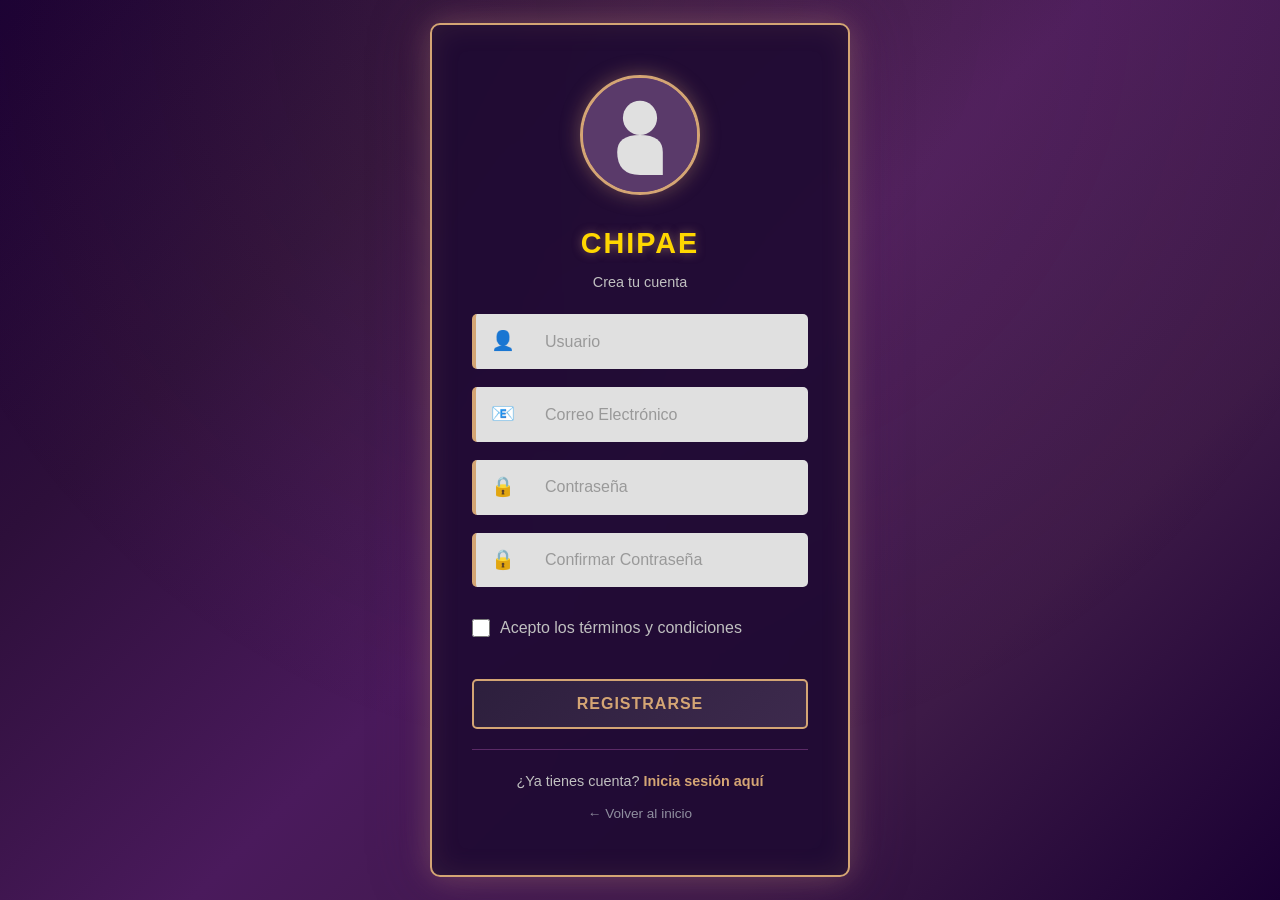
<file: registro.html>
<!DOCTYPE html>
<html lang="es">
<head>
    <meta charset="UTF-8">
    <meta name="viewport" content="width=device-width, initial-scale=1.0">
    <title>CHIPAE - Registro</title>
    <link rel="stylesheet" href="styles.css">
</head>
<body class="auth-page">
    <div class="auth-container">
        <div class="auth-box">
            <!-- Avatar -->
            <div class="avatar">
                <svg viewBox="0 0 100 100" xmlns="http://www.w3.org/2000/svg">
                    <circle cx="50" cy="50" r="50" fill="#5a3a6a"/>
                    <circle cx="50" cy="35" r="15" fill="#e0e0e0"/>
                    <path d="M 30 65 Q 30 50 50 50 Q 70 50 70 65 L 70 85 Q 70 85 50 85 Q 30 85 30 65" fill="#e0e0e0"/>
                </svg>
            </div>

            <h2 class="auth-title">CHIPAE</h2>
            <p class="auth-subtitle">Crea tu cuenta</p>

            <!-- Formulario -->
            <form id="registerForm" class="auth-form">
                <!-- Usuario -->
                <div class="input-group">
                    <span class="icon">👤</span>
                    <input type="text" id="username" placeholder="Usuario" minlength="3" required>
                </div>

                <!-- Correo Electrónico -->
                <div class="input-group">
                    <span class="icon">📧</span>
                    <input type="email" id="email" placeholder="Correo Electrónico" required>
                </div>

                <!-- Contraseña -->
                <div class="input-group">
                    <span class="icon">🔒</span>
                    <input type="password" id="password" placeholder="Contraseña" minlength="6" required>
                </div>

                <!-- Confirmar Contraseña -->
                <div class="input-group">
                    <span class="icon">🔒</span>
                    <input type="password" id="confirmPassword" placeholder="Confirmar Contraseña" minlength="6" required>
                </div>

                <!-- Términos y condiciones -->
                <div class="terms">
                    <label>
                        <input type="checkbox" id="acceptTerms" required>
                        <span>Acepto los términos y condiciones</span>
                    </label>
                </div>

                <!-- Botón Registro -->
                <button type="submit" class="btn btn-submit">REGISTRARSE</button>
            </form>

            <!-- Enlace a Login -->
            <div class="auth-link">
                <p>¿Ya tienes cuenta? <a href="login.html">Inicia sesión aquí</a></p>
            </div>

            <!-- Volver al inicio -->
            <div class="back-link">
                <a href="index.html">← Volver al inicio</a>
            </div>
        </div>
    </div>

    <script src="auth.js"></script>
</body>
</html>
</file>
<file: styles.css>
/* ===== VARIABLES CSS Y RESET ===== */
* {
    margin: 0;
    padding: 0;
    box-sizing: border-box;
}

:root {
    /* Colores principales */
    --primary-dark: #1a0033;
    --primary-purple: #2d0f3a;
    --primary-accent: #4a1a5c;
    --secondary-accent: #3d1a47;
    --gold: #d4a574;
    --gold-bright: #ffd700;
    --gold-hover: #ffed4e;
    
    /* Colores de texto */
    --text-light: #e0e0e0;
    --text-gray: #c0c0c0;
    --text-input: #333;
    --text-placeholder: #999;
    --text-muted: #9090a0;
    
    /* Colores de fondo */
    --bg-dark: #1a1a1a;
    --bg-darker: #2a2a2a;
    --bg-input: #e0e0e0;
    --bg-input-dark: rgba(0, 0, 0, 0.3);
    
    /* Colores de estado */
    --error: #f44336;
    --success: #4caf50;
    --border-dark: #5a2a66;
    
    /* Transiciones */
    --transition: all 0.3s ease;
    --transition-fast: all 0.15s ease;
    
    /* Sombras */
    --shadow-sm: 0 2px 4px rgba(0, 0, 0, 0.2);
    --shadow-md: 0 4px 8px rgba(0, 0, 0, 0.3);
    --shadow-lg: 0 8px 16px rgba(0, 0, 0, 0.4);
}

html {
    scroll-behavior: smooth;
}

body {
    font-family: 'Arial', sans-serif;
    line-height: 1.6;
    color: var(--text-light);
    background-color: var(--bg-dark);
}

/* ===== HEADER Y NAVEGACIÓN ===== */
header {
    background: linear-gradient(135deg, var(--primary-accent) 0%, var(--primary-purple) 100%);
    padding: 40px 20px;
    text-align: center;
    border-bottom: 4px solid var(--gold);
    position: sticky;
    top: 0;
    z-index: 100;
    transition: var(--transition);
}

header h1 {
    font-size: 2.5em;
    letter-spacing: 3px;
    color: var(--gold-bright);
    text-shadow: 0 0 10px rgba(212, 165, 116, 0.5);
    margin-bottom: 5px;
}

header .tagline {
    color: var(--text-gray);
    font-size: 0.9em;
    font-style: italic;
}

nav {
    background-color: var(--secondary-accent);
    border-bottom: 2px solid var(--gold);
    position: sticky;
    top: 0;
    z-index: 99;
}

nav ul {
    list-style: none;
    display: flex;
    justify-content: center;
    flex-wrap: wrap;
    max-width: 1200px;
    margin: 0 auto;
}

nav ul li {
    margin: 0;
}

nav ul li a {
    display: block;
    color: var(--gold-bright);
    text-decoration: none;
    padding: 15px 25px;
    transition: var(--transition);
    border-right: 1px solid var(--border-dark);
    position: relative;
}

nav ul li:last-child a {
    border-right: none;
}

nav ul li a:hover,
nav ul li a.active {
    background-color: var(--border-dark);
    color: var(--gold-hover);
    text-shadow: 0 0 10px rgba(212, 165, 116, 0.7);
}

/* ===== MAIN Y SECCIONES ===== */
main {
    padding: 40px 20px;
    max-width: 1200px;
    margin: 0 auto;
}

section {
    padding: 30px;
    background-color: var(--bg-darker);
    border-left: 4px solid var(--gold);
    margin-bottom: 30px;
    border-radius: 4px;
    animation: fadeInUp 0.5s ease;
}

section h2 {
    color: var(--gold-bright);
    margin-bottom: 20px;
    font-size: 1.8em;
    text-shadow: 0 0 5px rgba(212, 165, 116, 0.3);
}

section p {
    color: var(--text-gray);
    line-height: 1.8;
    margin-bottom: 15px;
}

/* Sección hero --*/
.section-hero {
    text-align: center;
    background: linear-gradient(135deg, var(--primary-accent) 0%, var(--secondary-accent) 100%);
    border: 2px solid var(--gold);
}

.section-hero h2 {
    font-size: 2.5em;
}

.section-hero p {
    font-size: 1.1em;
    margin: 20px 0;
}

.cta-buttons {
    display: flex;
    gap: 20px;
    justify-content: center;
    margin-top: 30px;
    flex-wrap: wrap;
}

/* Sección features --*/
.section-features {
    border-left: none;
    background-color: var(--bg-dark);
}

.features-grid {
    display: grid;
    grid-template-columns: repeat(auto-fit, minmax(250px, 1fr));
    gap: 20px;
    margin-top: 30px;
}

.feature-card {
    background: var(--bg-darker);
    padding: 25px;
    border-left: 4px solid var(--gold);
    border-radius: 4px;
    transition: var(--transition);
    cursor: pointer;
}

.feature-card:hover {
    transform: translateY(-5px);
    box-shadow: 0 0 15px rgba(212, 165, 116, 0.3);
}

.feature-card h3 {
    color: var(--gold-bright);
    margin-bottom: 10px;
    font-size: 1.2em;
}

/* ===== PÁGINA DE AUTENTICACIÓN ===== */
.auth-page {
    background: linear-gradient(135deg, var(--primary-dark) 0%, var(--primary-purple) 25%, var(--primary-accent) 50%, var(--secondary-accent) 75%, var(--primary-dark) 100%);
    min-height: 100vh;
    display: flex;
    justify-content: center;
    align-items: center;
    position: relative;
    overflow: hidden;
}

.auth-page::before {
    content: '';
    position: fixed;
    top: 0;
    left: 0;
    right: 0;
    bottom: 0;
    background: radial-gradient(circle at 50% 0%, rgba(212, 165, 116, 0.1) 0%, transparent 70%);
    pointer-events: none;
    animation: pulse 8s ease-in-out infinite;
    z-index: 0;
}

.auth-container {
    display: flex;
    justify-content: center;
    align-items: center;
    width: 100%;
    padding: 20px;
    position: relative;
    z-index: 1;
}

.auth-box {
    background: rgba(30, 10, 50, 0.9);
    padding: 50px 40px;
    border-radius: 10px;
    width: 100%;
    max-width: 420px;
    box-shadow: 0 0 30px rgba(212, 165, 116, 0.3), 0 0 60px rgba(74, 26, 92, 0.4), inset 0 0 30px rgba(212, 165, 116, 0.1);
    border: 2px solid var(--gold);
    backdrop-filter: blur(10px);
    animation: slideInUp 0.5s ease;
}

.auth-title {
    text-align: center;
    color: var(--gold-bright);
    font-size: 1.8em;
    letter-spacing: 2px;
    margin-bottom: 5px;
    text-shadow: 0 0 10px rgba(212, 165, 116, 0.5);
}

.auth-subtitle {
    text-align: center;
    color: var(--text-gray);
    font-size: 0.9em;
    margin-bottom: 20px;
}

/* ===== AVATAR ===== */
.avatar {
    width: 120px;
    height: 120px;
    margin: 0 auto 25px;
    border-radius: 50%;
    background: radial-gradient(circle at 30% 30%, #7a4a8a, #4a2a6a);
    display: flex;
    justify-content: center;
    align-items: center;
    box-shadow: 0 0 20px rgba(212, 165, 116, 0.4), inset 0 0 20px rgba(212, 165, 116, 0.2);
    border: 3px solid var(--gold);
    animation: float 3s ease-in-out infinite;
}

.avatar svg {
    width: 100%;
    height: 100%;
}

/* ===== FORMULARIOS ===== */
.auth-form {
    display: flex;
    flex-direction: column;
    gap: 18px;
}

.input-group {
    display: flex;
    align-items: center;
    background-color: var(--bg-input);
    border-radius: 5px;
    overflow: hidden;
    border-left: 4px solid var(--gold);
    transition: var(--transition);
}

.input-group:focus-within {
    box-shadow: 0 0 10px rgba(212, 165, 116, 0.4);
    border-left-color: var(--gold-bright);
}

.input-group .icon {
    padding: 12px 15px;
    font-size: 1.2em;
    color: var(--secondary-accent);
}

.input-group input {
    flex: 1;
    border: none;
    padding: 12px 15px;
    background-color: var(--bg-input);
    color: var(--text-input);
    font-size: 1em;
    outline: none;
    transition: var(--transition);
}

.input-group input::placeholder {
    color: var(--text-placeholder);
}

.input-group input:focus {
    background-color: #f0f0f0;
}

/* ===== OPCIONES (RECORDARME, OLVIDE CONTRASEÑA) ===== */
.options {
    display: flex;
    justify-content: space-between;
    align-items: center;
    font-size: 0.9em;
    margin-top: 10px;
    flex-wrap: wrap;
    gap: 10px;
}

.remember {
    display: flex;
    align-items: center;
    color: var(--text-gray);
    cursor: pointer;
    gap: 8px;
    transition: var(--transition);
}

.remember:hover {
    color: var(--gold);
}

.remember input[type="checkbox"] {
    width: 18px;
    height: 18px;
    cursor: pointer;
    accent-color: var(--gold);
}

.forgot-password {
    color: var(--gold);
    text-decoration: none;
    font-style: italic;
    transition: var(--transition);
}

.forgot-password:hover {
    color: var(--gold-bright);
    text-shadow: 0 0 10px rgba(212, 165, 116, 0.5);
}

/* ===== TÉRMINOS Y CONDICIONES ===== */
.terms {
    margin: 10px 0;
}

.terms label {
    display: flex;
    align-items: center;
    color: var(--text-gray);
    cursor: pointer;
    gap: 10px;
    transition: var(--transition);
}

.terms label:hover {
    color: var(--gold);
}

.terms input[type="checkbox"] {
    width: 18px;
    height: 18px;
    cursor: pointer;
    accent-color: var(--gold);
}

/* ===== BOTONES ===== */
.btn {
    padding: 14px 28px;
    border: none;
    border-radius: 5px;
    font-size: 1em;
    font-weight: bold;
    cursor: pointer;
    transition: var(--transition);
    text-decoration: none;
    display: inline-block;
    text-align: center;
    text-transform: uppercase;
    letter-spacing: 1px;
}

.btn-primary {
    background: linear-gradient(135deg, var(--gold) 0%, #b8860b 100%);
    color: var(--primary-dark);
    border: 2px solid var(--gold);
}

.btn-primary:hover {
    background: linear-gradient(135deg, var(--gold-bright) 0%, var(--gold) 100%);
    box-shadow: 0 0 20px rgba(212, 165, 116, 0.5);
    transform: translateY(-2px);
}

.btn-secondary {
    background: transparent;
    color: var(--gold);
    border: 2px solid var(--gold);
}

.btn-secondary:hover {
    background: var(--gold);
    color: var(--primary-dark);
    transform: translateY(-2px);
}

.btn-submit {
    background: linear-gradient(135deg, #2d1f3d 0%, #3d2a4d 100%);
    color: var(--gold);
    border: 2px solid var(--gold);
    width: 100%;
    margin-top: 10px;
}

.btn-submit:hover {
    background: linear-gradient(135deg, #3d2a4d 0%, #4d3a5d 100%);
    color: var(--gold-bright);
    box-shadow: 0 0 20px rgba(212, 165, 116, 0.6);
    transform: translateY(-2px);
}

.btn-submit:active {
    transform: translateY(0);
    box-shadow: 0 0 10px rgba(212, 165, 116, 0.3);
}

/* ===== ENLACES DE AUTENTICACIÓN ===== */
.auth-link {
    text-align: center;
    margin-top: 20px;
    padding-top: 20px;
    border-top: 1px solid var(--border-dark);
    color: var(--text-gray);
    font-size: 0.9em;
}

.auth-link a {
    color: var(--gold);
    text-decoration: none;
    font-weight: bold;
    transition: var(--transition);
}

.auth-link a:hover {
    color: var(--gold-bright);
    text-shadow: 0 0 10px rgba(212, 165, 116, 0.5);
}

.back-link {
    text-align: center;
    margin-top: 10px;
    font-size: 0.85em;
}

.back-link a {
    color: var(--text-muted);
    text-decoration: none;
    transition: var(--transition);
}

.back-link a:hover {
    color: var(--gold);
    text-shadow: 0 0 5px rgba(212, 165, 116, 0.3);
}

/* ===== NOTIFICACIONES ===== */
.notification {
    position: fixed;
    top: 20px;
    right: 20px;
    color: white;
    padding: 15px 25px;
    border-radius: 5px;
    box-shadow: var(--shadow-lg);
    z-index: 1000;
    animation: slideInRight 0.3s ease;
    font-weight: bold;
    max-width: 300px;
    word-wrap: break-word;
}

.notification.error {
    background: var(--error);
}

.notification.success {
    background: var(--success);
}

/* ===== LISTAS ===== */
.objectives-list {
    list-style: none;
    padding-left: 0;
}

.objectives-list li {
    padding: 10px 0;
    padding-left: 30px;
    position: relative;
    color: var(--text-gray);
}

.objectives-list li::before {
    content: "✓";
    position: absolute;
    left: 0;
    color: var(--gold);
    font-weight: bold;
}

/* ===== FOOTER ===== */
footer {
    background: linear-gradient(135deg, var(--primary-accent) 0%, var(--primary-purple) 100%);
    color: var(--gold-bright);
    text-align: center;
    padding: 30px 20px;
    margin-top: 60px;
    border-top: 2px solid var(--gold);
}

footer p {
    margin: 5px 0;
}

.footer-note {
    color: var(--text-gray);
    font-size: 0.85em;
    font-style: italic;
}

/* ===== ANIMACIONES ===== */
@keyframes pulse {
    0%, 100% { opacity: 0.5; }
    50% { opacity: 1; }
}

@keyframes float {
    0%, 100% { transform: translateY(0px); }
    50% { transform: translateY(-10px); }
}

@keyframes slideInRight {
    from {
        opacity: 0;
        transform: translateX(100px);
    }
    to {
        opacity: 1;
        transform: translateX(0);
    }
}

@keyframes slideInUp {
    from {
        opacity: 0;
        transform: translateY(20px);
    }
    to {
        opacity: 1;
        transform: translateY(0);
    }
}

@keyframes fadeInUp {
    from {
        opacity: 0;
        transform: translateY(10px);
    }
    to {
        opacity: 1;
        transform: translateY(0);
    }
}

/* ===== RESPONSIVE ===== */
@media (max-width: 768px) {
    header h1 {
        font-size: 1.8em;
    }

    nav ul {
        flex-direction: column;
    }

    nav ul li a {
        text-align: center;
        border-right: none;
        border-bottom: 1px solid var(--border-dark);
        padding: 12px 20px;
    }

    nav ul li:last-child a {
        border-bottom: none;
    }

    main {
        padding: 20px 10px;
    }

    section {
        padding: 20px;
    }

    .auth-box {
        padding: 30px 20px;
    }

    .avatar {
        width: 100px;
        height: 100px;
        margin-bottom: 15px;
    }

    .auth-title {
        font-size: 1.5em;
    }

    .options {
        flex-direction: column;
        align-items: flex-start;
    }

    .cta-buttons {
        flex-direction: column;
    }

    .features-grid {
        grid-template-columns: 1fr;
    }

    .notification {
        max-width: 90vw;
        right: 5vw;
        left: auto;
        width: auto;
    }

    .section-hero h2 {
        font-size: 1.8em;
    }

    .section-hero p {
        font-size: 1em;
    }
}

@media (max-width: 480px) {
    header {
        padding: 20px 10px;
    }

    header h1 {
        font-size: 1.5em;
        letter-spacing: 1px;
    }

    nav ul li a {
        padding: 10px 15px;
    }

    .btn {
        padding: 12px 20px;
        font-size: 0.9em;
    }

    main {
        padding: 15px 10px;
    }

    section {
        padding: 15px;
        margin-bottom: 20px;
    }

    .auth-box {
        padding: 25px 15px;
    }

    .input-group input {
        padding: 10px 12px;
        font-size: 16px;
    }
}
</file>
<file: style-empleados.css>
* {
    margin: 0;
    padding: 0;
    box-sizing: border-box;
}

body {
    font-family: 'Arial', sans-serif;
    background: linear-gradient(135deg, #1a0033 0%, #2d0f3a 25%, #4a1a5c 50%, #3d1a47 75%, #1a0033 100%);
    min-height: 100vh;
    color: #333;
}

/* ============= NAVBAR ============= */
.navbar {
    background: rgba(30, 10, 50, 0.95);
    border-bottom: 2px solid #d4a574;
    padding: 15px 0;
    position: sticky;
    top: 0;
    z-index: 100;
    box-shadow: 0 2px 10px rgba(212, 165, 116, 0.2);
    backdrop-filter: blur(10px);
}

.navbar-container {
    max-width: 1200px;
    margin: 0 auto;
    display: flex;
    justify-content: space-between;
    align-items: center;
    padding: 0 20px;
    gap: 30px;
}

.navbar-logo h1 {
    color: #ffd700;
    font-size: 1.8em;
    letter-spacing: 2px;
    text-shadow: 0 0 10px rgba(212, 165, 116, 0.5);
}

.nav-menu {
    list-style: none;
    display: flex;
    gap: 30px;
    flex: 1;
    justify-content: center;
}

.nav-link {
    color: #d4a574;
    text-decoration: none;
    font-weight: 500;
    transition: all 0.3s ease;
    position: relative;
}

.nav-link::after {
    content: '';
    position: absolute;
    bottom: -5px;
    left: 0;
    width: 0;
    height: 2px;
    background: #ffd700;
    transition: width 0.3s ease;
}

.nav-link:hover {
    color: #ffd700;
}

.nav-link:hover::after {
    width: 100%;
}

/* ============= PERFIL ============= */
.profile-section {
    position: relative;
}

.profile-btn {
    display: flex;
    align-items: center;
    gap: 10px;
    background: transparent;
    border: 2px solid #d4a574;
    padding: 8px 15px;
    border-radius: 5px;
    cursor: pointer;
    color: #d4a574;
    font-size: 0.95em;
    transition: all 0.3s ease;
}

.profile-btn:hover {
    background: rgba(212, 165, 116, 0.1);
    color: #ffd700;
    border-color: #ffd700;
}

.profile-avatar {
    width: 35px;
    height: 35px;
    border-radius: 50%;
    overflow: hidden;
    background: radial-gradient(circle at 30% 30%, #7a4a8a, #4a2a6a);
    border: 2px solid #d4a574;
}

.profile-avatar svg {
    width: 100%;
    height: 100%;
}

.profile-name {
    font-weight: bold;
}

.dropdown-arrow {
    font-size: 0.8em;
    transition: transform 0.3s ease;
}

.profile-btn.active .dropdown-arrow {
    transform: rotate(180deg);
}

/* ============= DROPDOWN MENU ============= */
.dropdown-menu {
    position: absolute;
    top: 100%;
    right: 0;
    background: rgba(30, 10, 50, 0.98);
    border: 2px solid #d4a574;
    border-radius: 5px;
    min-width: 200px;
    margin-top: 10px;
    display: none;
    flex-direction: column;
    box-shadow: 0 5px 20px rgba(0, 0, 0, 0.3);
    backdrop-filter: blur(10px);
    animation: slideDown 0.3s ease;
}

@keyframes slideDown {
    from {
        opacity: 0;
        transform: translateY(-10px);
    }
    to {
        opacity: 1;
        transform: translateY(0);
    }
}

.profile-dropdown.active .dropdown-menu {
    display: flex;
}

.dropdown-item {
    padding: 12px 20px;
    color: #d4a574;
    text-decoration: none;
    transition: all 0.3s ease;
    border-left: 4px solid transparent;
}

.dropdown-item:hover {
    background: rgba(212, 165, 116, 0.1);
    color: #ffd700;
    border-left-color: #ffd700;
}

.dropdown-item.logout {
    color: #ff6b6b;
}

.dropdown-item.logout:hover {
    background: rgba(255, 107, 107, 0.1);
    color: #ff8888;
}

.dropdown-divider {
    border: none;
    border-top: 1px solid #5a2a66;
    margin: 0;
}

/* ============= MAIN CONTAINER ============= */
.main-container {
    max-width: 1200px;
    margin: 30px auto;
    padding: 0 20px;
}

.welcome-section {
    text-align: center;
    color: #fff;
    margin-bottom: 40px;
    animation: fadeIn 0.5s ease;
}

.welcome-section h2 {
    font-size: 2.2em;
    margin-bottom: 10px;
    color: #ffd700;
    text-shadow: 0 0 20px rgba(212, 165, 116, 0.3);
}

.welcome-section p {
    color: #d4a574;
    font-size: 1.1em;
}

@keyframes fadeIn {
    from {
        opacity: 0;
        transform: translateY(20px);
    }
    to {
        opacity: 1;
        transform: translateY(0);
    }
}

/* ============= COLEGIOS SECTION ============= */
.colegios-section {
    margin-bottom: 50px;
    animation: fadeIn 0.6s ease 0.1s backwards;
}

.section-header {
    display: flex;
    justify-content: space-between;
    align-items: center;
    margin-bottom: 25px;
    flex-wrap: wrap;
    gap: 15px;
}

.section-header h3 {
    color: #ffd700;
    font-size: 1.8em;
    text-shadow: 0 0 15px rgba(212, 165, 116, 0.3);
}

.btn-add {
    padding: 12px 25px;
    background: linear-gradient(135deg, #2d1f3d 0%, #3d2a4d 100%);
    color: #d4a574;
    border: 2px solid #d4a574;
    border-radius: 5px;
    cursor: pointer;
    font-weight: bold;
    transition: all 0.3s ease;
    font-size: 1em;
}

.btn-add:hover {
    background: linear-gradient(135deg, #3d2a4d 0%, #4d3a5d 100%);
    color: #ffd700;
    box-shadow: 0 0 15px rgba(212, 165, 116, 0.4);
    transform: translateY(-2px);
}

/* ============= COLEGIOS GRID ============= */
.colegios-grid {
    display: grid;
    grid-template-columns: repeat(auto-fit, minmax(350px, 1fr));
    gap: 25px;
}

.colegio-card {
    background: rgba(255, 255, 255, 0.95);
    border-radius: 8px;
    overflow: hidden;
    box-shadow: 0 5px 20px rgba(0, 0, 0, 0.2);
    transition: all 0.3s ease;
    border-left: 5px solid #d4a574;
}

.colegio-card:hover {
    transform: translateY(-5px);
    box-shadow: 0 10px 30px rgba(212, 165, 116, 0.3);
    border-left-color: #ffd700;
}

.card-header {
    background: linear-gradient(135deg, #4a1a5c 0%, #3d1a47 100%);
    padding: 15px 20px;
    display: flex;
    justify-content: space-between;
    align-items: center;
}

.card-header h4 {
    color: #ffd700;
    font-size: 1.3em;
}

.status {
    padding: 5px 12px;
    border-radius: 20px;
    font-size: 0.85em;
    font-weight: bold;
    color: white;
}

.status.active {
    background: #4caf50;
}

.status.inactive {
    background: #f44336;
}

.card-body {
    padding: 20px;
}

.card-body p {
    margin-bottom: 10px;
    color: #333;
    line-height: 1.6;
}

.card-body strong {
    color: #4a1a5c;
}

.card-footer {
    display: flex;
    gap: 10px;
    padding: 15px 20px;
    background: #f5f5f5;
    border-top: 1px solid #e0e0e0;
}

.btn-small {
    flex: 1;
    padding: 8px 12px;
    border: none;
    border-radius: 4px;
    cursor: pointer;
    font-weight: bold;
    font-size: 0.9em;
    transition: all 0.3s ease;
}

.btn-view {
    background: #2196F3;
    color: white;
}

.btn-view:hover {
    background: #1976D2;
    transform: scale(1.05);
}

.btn-edit {
    background: #FF9800;
    color: white;
}

.btn-edit:hover {
    background: #F57C00;
    transform: scale(1.05);
}

.btn-delete {
    background: #f44336;
    color: white;
}

.btn-delete:hover {
    background: #da190b;
    transform: scale(1.05);
}

/* ============= ESTADÍSTICAS SECTION ============= */
.estadisticas-section {
    margin-bottom: 40px;
    animation: fadeIn 0.7s ease 0.2s backwards;
}

.estadisticas-section h3 {
    color: #ffd700;
    font-size: 1.8em;
    margin-bottom: 25px;
    text-shadow: 0 0 15px rgba(212, 165, 116, 0.3);
}

.stats-grid {
    display: grid;
    grid-template-columns: repeat(auto-fit, minmax(200px, 1fr));
    gap: 20px;
}

.stat-card {
    background: rgba(255, 255, 255, 0.95);
    padding: 30px 20px;
    border-radius: 8px;
    text-align: center;
    box-shadow: 0 5px 20px rgba(0, 0, 0, 0.2);
    border-top: 4px solid #d4a574;
    transition: all 0.3s ease;
}

.stat-card:hover {
    transform: translateY(-5px);
    box-shadow: 0 10px 30px rgba(212, 165, 116, 0.3);
    border-top-color: #ffd700;
}

.stat-number {
    font-size: 2.5em;
    font-weight: bold;
    color: #4a1a5c;
    margin-bottom: 10px;
}

.stat-label {
    color: #666;
    font-size: 1em;
    font-weight: 500;
}

/* ============= MODAL ============= */
.modal {
    position: fixed;
    top: 0;
    left: 0;
    width: 100%;
    height: 100%;
    background: rgba(0, 0, 0, 0.6);
    display: flex;
    justify-content: center;
    align-items: center;
    z-index: 1000;
    backdrop-filter: blur(5px);
    animation: fadeIn 0.3s ease;
}

.modal-content {
    background: rgba(255, 255, 255, 0.98);
    padding: 40px;
    border-radius: 10px;
    width: 90%;
    max-width: 500px;
    box-shadow: 0 10px 40px rgba(0, 0, 0, 0.3);
    position: relative;
}

.close {
    position: absolute;
    top: 15px;
    right: 20px;
    font-size: 2em;
    cursor: pointer;
    color: #999;
    transition: color 0.3s ease;
}

.close:hover {
    color: #333;
}

.modal-content h2 {
    color: #4a1a5c;
    margin-bottom: 25px;
    text-align: center;
}

.form-group {
    margin-bottom: 20px;
}

.form-group label {
    display: block;
    color: #333;
    font-weight: bold;
    margin-bottom: 8px;
}

.form-group input {
    width: 100%;
    padding: 12px;
    border: 2px solid #d4a574;
    border-radius: 5px;
    font-size: 1em;
    transition: all 0.3s ease;
}

.form-group input:focus {
    outline: none;
    border-color: #ffd700;
    box-shadow: 0 0 10px rgba(212, 165, 116, 0.3);
}

.btn-submit {
    width: 100%;
    padding: 12px;
    background: linear-gradient(135deg, #4a1a5c 0%, #3d1a47 100%);
    color: #ffd700;
    border: 2px solid #d4a574;
    border-radius: 5px;
    font-weight: bold;
    cursor: pointer;
    font-size: 1em;
    transition: all 0.3s ease;
}

.btn-submit:hover {
    background: linear-gradient(135deg, #5a2a6c 0%, #4d2a57 100%);
    color: #ffd700;
    box-shadow: 0 0 15px rgba(212, 165, 116, 0.4);
    transform: translateY(-2px);
}

/* ============= RESPONSIVE ============= */
@media (max-width: 768px) {
    .navbar-container {
        flex-wrap: wrap;
        gap: 15px;
    }

    .nav-menu {
        order: 3;
        flex-basis: 100%;
        justify-content: space-around;
        gap: 15px;
    }

    .nav-link {
        font-size: 0.9em;
    }

    .section-header {
        flex-direction: column;
        align-items: flex-start;
    }

    .btn-add {
        width: 100%;
    }

    .colegios-grid {
        grid-template-columns: 1fr;
    }

    .stats-grid {
        grid-template-columns: 1fr 1fr;
    }

    .welcome-section h2 {
        font-size: 1.8em;
    }
}

@media (max-width: 480px) {
    .navbar-logo h1 {
        font-size: 1.4em;
    }

    .nav-menu {
        flex-direction: column;
        gap: 10px;
    }

    .nav-link {
        padding: 8px;
    }

    .profile-btn {
        padding: 6px 10px;
        font-size: 0.8em;
    }

    .profile-avatar {
        width: 30px;
        height: 30px;
    }

    .modal-content {
        width: 95%;
        padding: 25px;
    }

    .stats-grid {
        grid-template-columns: 1fr;
    }

    .stat-number {
        font-size: 2em;
    }
}
</file>
